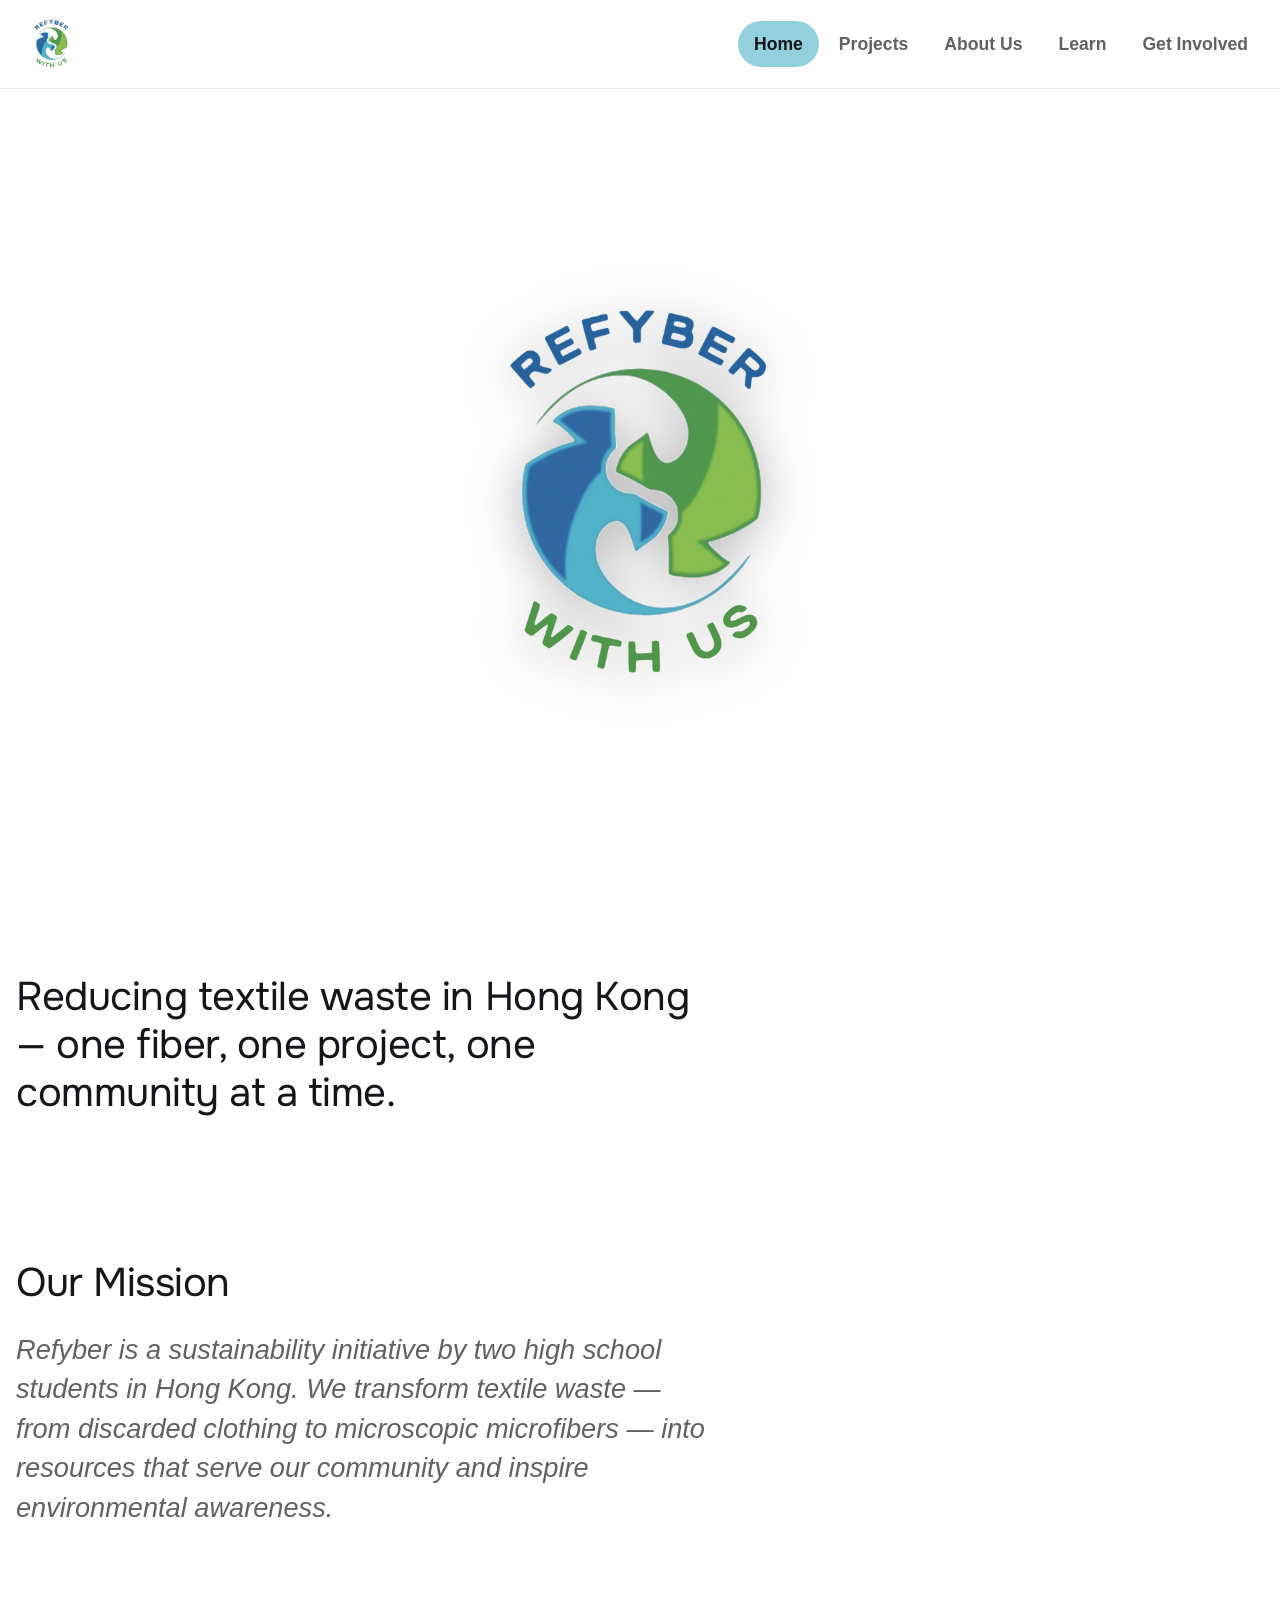
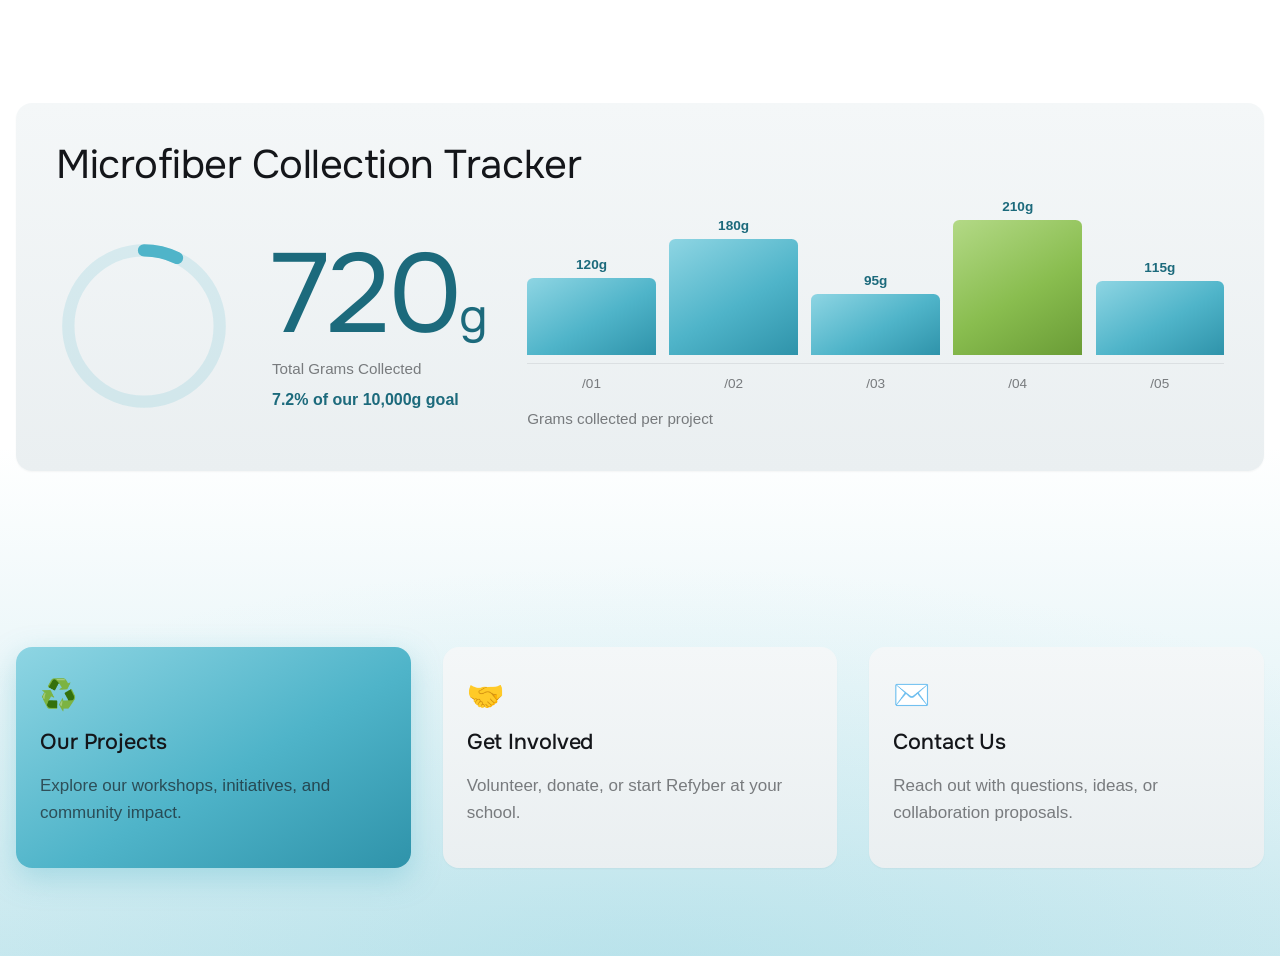
<file: index.html>
<!doctype html>
<html lang="en">
  <head>
    <meta charset="utf-8" />
    <meta name="viewport" content="width=device-width, initial-scale=1" />
    <title>Refyber — One Textile at a Time</title>
    <meta name="description" content="A sustainability initiative by students in Hong Kong focused on textile waste reduction." />
    <link rel="preconnect" href="https://fonts.googleapis.com" />
    <link rel="preconnect" href="https://fonts.gstatic.com" crossorigin />
    <link href="https://fonts.googleapis.com/css2?family=Onest:wght@400;500;600;700&display=swap" rel="stylesheet" />
    <link rel="stylesheet" href="./styles.css" />
  </head>
  <body class="page-home">
    <div class="site">
      <nav class="nav" aria-label="Main navigation">
        <div class="nav-inner">
          <a href="./index.html"><img class="logo" src="./refyber-logo.png" alt="Refyber" /></a>
          <div class="nav-links">
            <a class="nav-link active" href="./index.html">Home</a>
            <a class="nav-link" href="./projects.html">Projects</a>
            <a class="nav-link" href="./about.html">About Us</a>
            <a class="nav-link" href="./learn.html">Learn</a>
            <a class="nav-link" href="./get-involved.html">Get Involved</a>
          </div>
          <button class="menu-button" type="button" aria-label="Toggle menu" aria-expanded="false">
            <svg width="24" height="24" fill="none" stroke="currentColor" viewBox="0 0 24 24"><path stroke-linecap="round" stroke-linejoin="round" stroke-width="2" d="M4 6h16M4 12h16M4 18h16" /></svg>
          </button>
        </div>
        <div class="mobile-links">
          <a class="nav-link active" href="./index.html">Home</a>
          <a class="nav-link" href="./projects.html">Projects</a>
          <a class="nav-link" href="./about.html">About Us</a>
          <a class="nav-link" href="./learn.html">Learn</a>
          <a class="nav-link" href="./get-involved.html">Get Involved</a>
        </div>
      </nav>

      <main>
        <section class="hero-liquid" aria-label="Refyber With Us">
          <video class="hero-video" muted playsinline preload="auto">
            <source src="./hero-video.mp4" type="video/mp4" />
          </video>
          <img class="hero-logo" src="./refyber-logo.png" alt="Refyber With Us" />
        </section>
        <section class="home-copy">
          <div class="container text-left">
            <p>Reducing textile waste in Hong Kong — one fiber, one project, one community at a time.</p>
          </div>
        </section>
        <section class="section">
          <div class="container text-left">
            <h2>Our Mission</h2>
            <p class="lede">Refyber is a sustainability initiative by two high school students in Hong Kong. We transform textile waste — from discarded clothing to microscopic microfibers — into resources that serve our community and inspire environmental awareness.</p>
          </div>
        </section>
        <section class="section">
          <div class="container">
            <div class="tracker panel">
              <h2>Microfiber Collection Tracker</h2>
              <div class="tracker-viz">
                <svg class="tracker-ring" viewBox="0 0 200 200" role="img" aria-label="720 grams of 10,000 gram goal collected">
                  <circle class="ring-track" cx="100" cy="100" r="86" />
                  <circle class="ring-fill" cx="100" cy="100" r="86" />
                </svg>
                <div class="tracker-figure">
                  <strong>720<span class="unit">g</span></strong>
                  <span class="muted small">Total Grams Collected</span>
                  <span class="tracker-goal">7.2% of our 10,000g goal</span>
                </div>
                <div class="tracker-chart" role="img" aria-label="Grams collected per project: 120, 180, 95, 210, 115">
                  <div class="chart-bars">
                    <span class="bar" style="--v:57%"><em>120g</em></span>
                    <span class="bar" style="--v:86%"><em>180g</em></span>
                    <span class="bar" style="--v:45%"><em>95g</em></span>
                    <span class="bar bar-alt" style="--v:100%"><em>210g</em></span>
                    <span class="bar" style="--v:55%"><em>115g</em></span>
                  </div>
                  <div class="chart-axis"><span>/01</span><span>/02</span><span>/03</span><span>/04</span><span>/05</span></div>
                  <span class="chart-caption muted small">Grams collected per project</span>
                </div>
              </div>
            </div>
          </div>
        </section>
        <section class="section">
          <div class="container grid three">
            <a class="card card-link accent-fill" href="./projects.html"><span class="card-icon">♻️</span><h3>Our Projects</h3><p class="muted">Explore our workshops, initiatives, and community impact.</p></a>
            <a class="card card-link" href="./get-involved.html"><span class="card-icon">🤝</span><h3>Get Involved</h3><p class="muted">Volunteer, donate, or start Refyber at your school.</p></a>
            <a class="card card-link" href="./get-involved.html#contact"><span class="card-icon">✉️</span><h3>Contact Us</h3><p class="muted">Reach out with questions, ideas, or collaboration proposals.</p></a>
          </div>
        </section>
      </main>
    </div>
    <script src="./site.js"></script>
  </body>
</html>
</file>
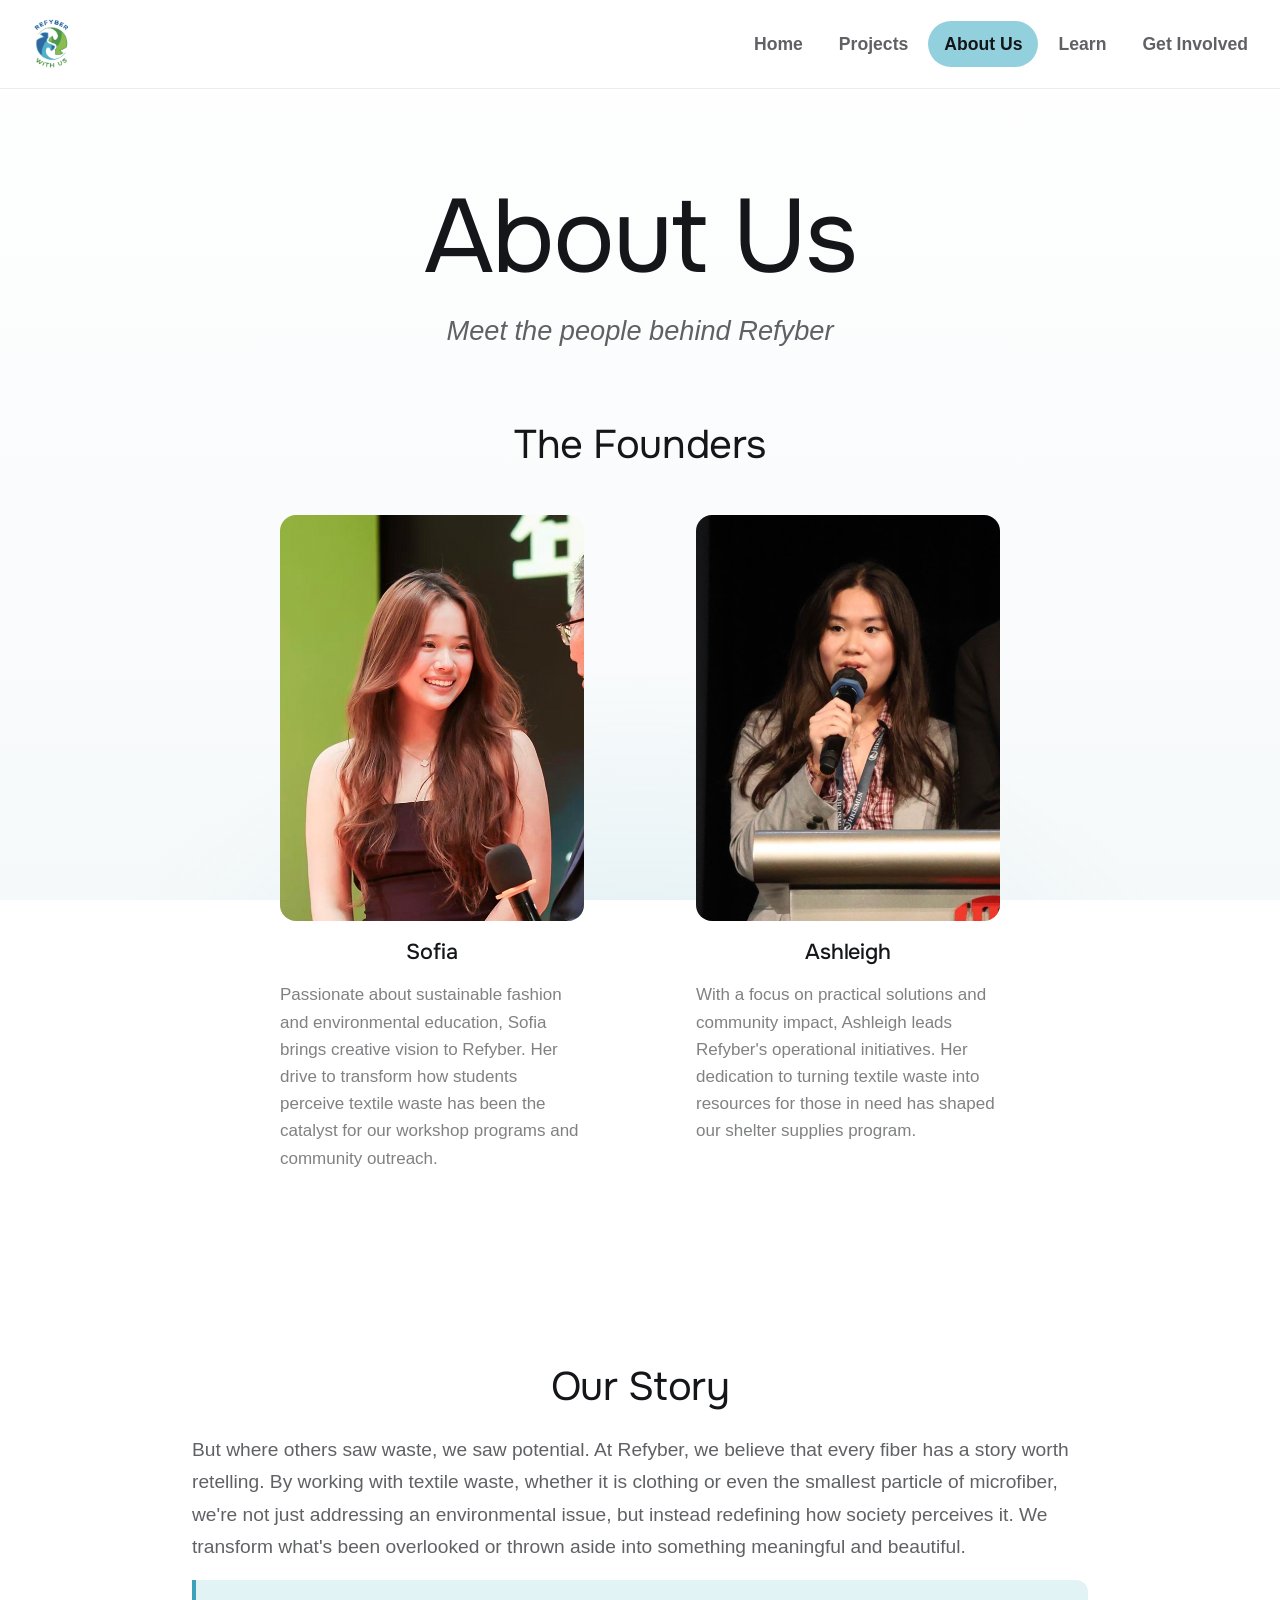
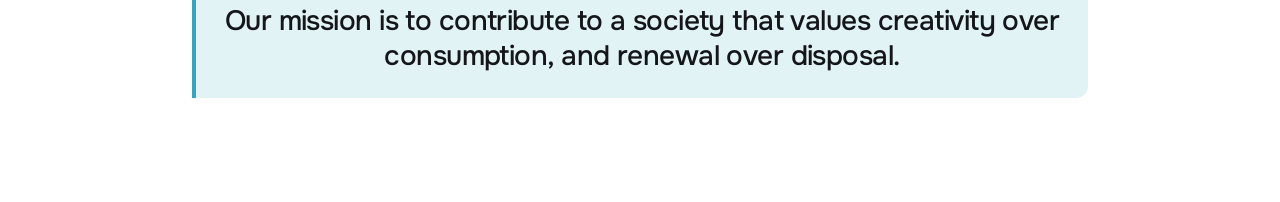
<file: about.html>
<!doctype html>
<html lang="en">
  <head>
    <meta charset="utf-8" />
    <meta name="viewport" content="width=device-width, initial-scale=1" />
    <title>About Us — Refyber</title>
    <link rel="preconnect" href="https://fonts.googleapis.com" />
    <link rel="preconnect" href="https://fonts.gstatic.com" crossorigin />
    <link href="https://fonts.googleapis.com/css2?family=Onest:wght@400;500;600;700&display=swap" rel="stylesheet" />
    <link rel="stylesheet" href="./styles.css" />
  </head>
  <body>
    <div class="site">
      <nav class="nav" aria-label="Main navigation"><div class="nav-inner"><a href="./index.html"><img class="logo" src="./refyber-logo.png" alt="Refyber" /></a><div class="nav-links"><a class="nav-link" href="./index.html">Home</a><a class="nav-link" href="./projects.html">Projects</a><a class="nav-link active" href="./about.html">About Us</a><a class="nav-link" href="./learn.html">Learn</a><a class="nav-link" href="./get-involved.html">Get Involved</a></div><button class="menu-button" type="button" aria-label="Toggle menu" aria-expanded="false"><svg width="24" height="24" fill="none" stroke="currentColor" viewBox="0 0 24 24"><path stroke-linecap="round" stroke-linejoin="round" stroke-width="2" d="M4 6h16M4 12h16M4 18h16" /></svg></button></div><div class="mobile-links"><a class="nav-link" href="./index.html">Home</a><a class="nav-link" href="./projects.html">Projects</a><a class="nav-link active" href="./about.html">About Us</a><a class="nav-link" href="./learn.html">Learn</a><a class="nav-link" href="./get-involved.html">Get Involved</a></div></nav>
      <main>
        <header class="page-hero"><div class="container"><h1>About Us</h1><p class="lede">Meet the people behind Refyber</p></div></header>
        <section class="section"><div class="container"><h2 class="center">The Founders</h2><div class="grid two founders"><article class="founder"><img class="founder-photo" src="./founder-sofia.png" alt="Sofia" width="600" height="800" /><h3>Sofia</h3><p class="muted">Passionate about sustainable fashion and environmental education, Sofia brings creative vision to Refyber. Her drive to transform how students perceive textile waste has been the catalyst for our workshop programs and community outreach.</p></article><article class="founder"><img class="founder-photo" src="./founder-ashleigh.png" alt="Ashleigh" width="600" height="800" /><h3>Ashleigh</h3><p class="muted">With a focus on practical solutions and community impact, Ashleigh leads Refyber's operational initiatives. Her dedication to turning textile waste into resources for those in need has shaped our shelter supplies program.</p></article></div></div></section>
        <section class="section narrow"><div class="container body-copy"><h2 class="center">Our Story</h2><p>But where others saw waste, we saw potential. At Refyber, we believe that every fiber has a story worth retelling. By working with textile waste, whether it is clothing or even the smallest particle of microfiber, we're not just addressing an environmental issue, but instead redefining how society perceives it. We transform what's been overlooked or thrown aside into something meaningful and beautiful.</p><p class="quote">Our mission is to contribute to a society that values creativity over consumption, and renewal over disposal.</p></div></section>
      </main>
    </div>
    <script src="./site.js"></script>
  </body>
</html>
</file>
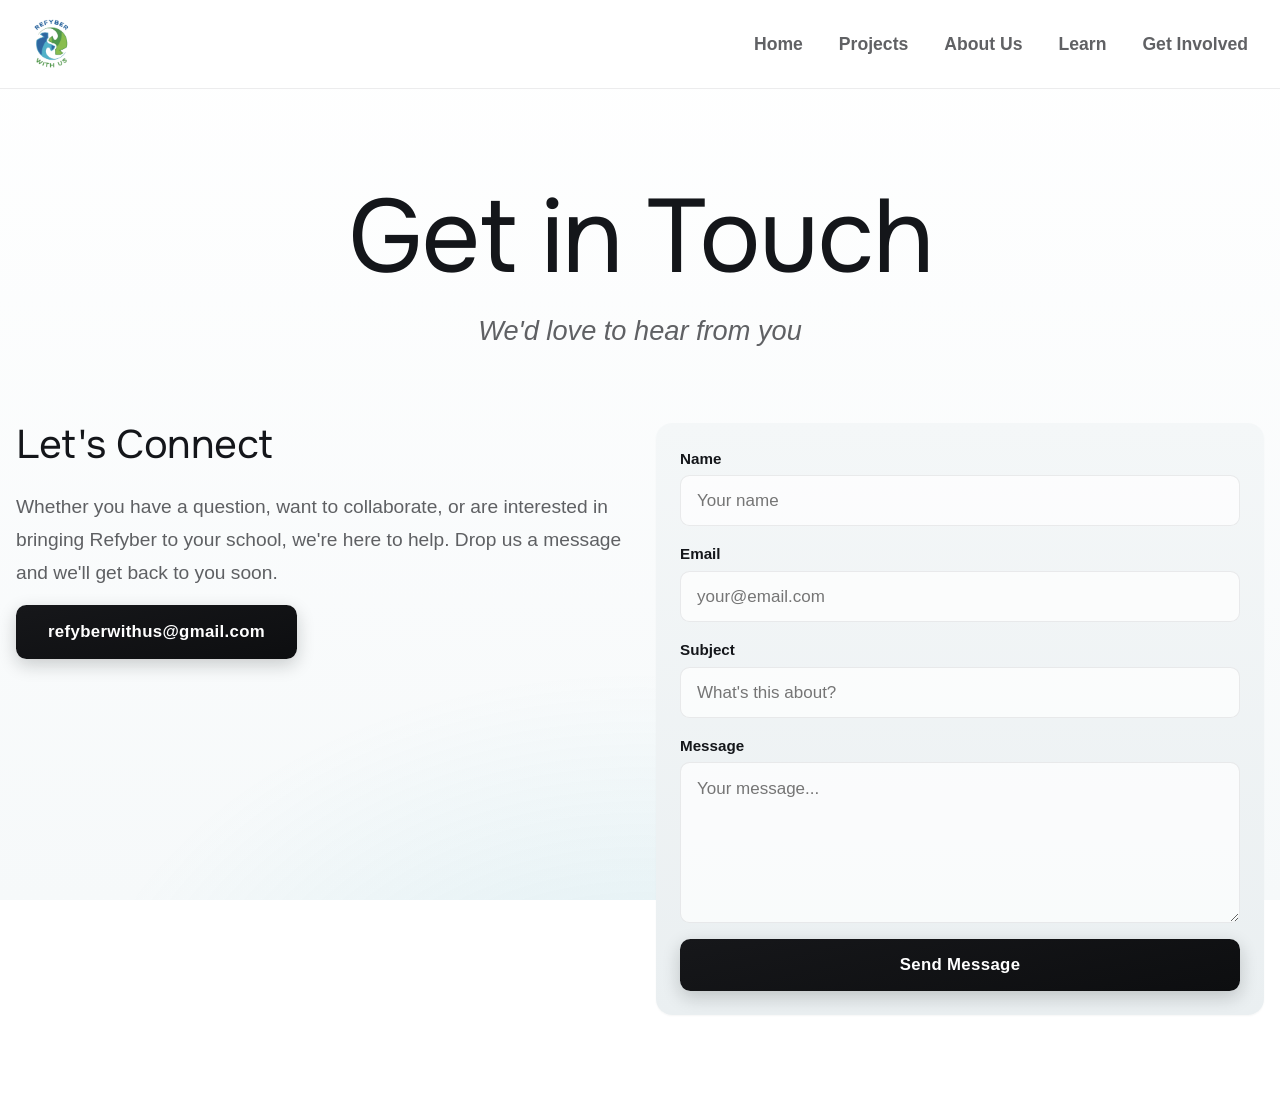
<file: contact.html>
<!doctype html>
<html lang="en">
  <head><meta charset="utf-8" /><meta name="viewport" content="width=device-width, initial-scale=1" /><title>Contact — Refyber</title><link rel="preconnect" href="https://fonts.googleapis.com" /><link rel="preconnect" href="https://fonts.gstatic.com" crossorigin /><link href="https://fonts.googleapis.com/css2?family=Onest:wght@400;500;600;700&display=swap" rel="stylesheet" /><link rel="stylesheet" href="./styles.css" /></head>
  <body><div class="site">
    <nav class="nav" aria-label="Main navigation"><div class="nav-inner"><a href="./index.html"><img class="logo" src="./refyber-logo.png" alt="Refyber" /></a><div class="nav-links"><a class="nav-link" href="./index.html">Home</a><a class="nav-link" href="./projects.html">Projects</a><a class="nav-link" href="./about.html">About Us</a><a class="nav-link" href="./learn.html">Learn</a><a class="nav-link" href="./get-involved.html">Get Involved</a></div><button class="menu-button" type="button" aria-label="Toggle menu" aria-expanded="false"><svg width="24" height="24" fill="none" stroke="currentColor" viewBox="0 0 24 24"><path stroke-linecap="round" stroke-linejoin="round" stroke-width="2" d="M4 6h16M4 12h16M4 18h16" /></svg></button></div><div class="mobile-links"><a class="nav-link" href="./index.html">Home</a><a class="nav-link" href="./projects.html">Projects</a><a class="nav-link" href="./about.html">About Us</a><a class="nav-link" href="./learn.html">Learn</a><a class="nav-link" href="./get-involved.html">Get Involved</a></div></nav>
    <main><header class="page-hero"><div class="container"><h1>Get in Touch</h1><p class="lede">We'd love to hear from you</p></div></header><section class="section"><div class="container grid two"><div class="body-copy"><h2>Let's Connect</h2><p>Whether you have a question, want to collaborate, or are interested in bringing Refyber to your school, we're here to help. Drop us a message and we'll get back to you soon.</p><p><a class="button" href="mailto:refyberwithus@gmail.com">refyberwithus@gmail.com</a></p></div><form class="panel form" data-static-form><div class="field"><label for="contact-name">Name</label><input id="contact-name" type="text" required placeholder="Your name" /></div><div class="field"><label for="contact-email">Email</label><input id="contact-email" type="email" required placeholder="your@email.com" /></div><div class="field"><label for="contact-subject">Subject</label><input id="contact-subject" type="text" required placeholder="What's this about?" /></div><div class="field"><label for="contact-message">Message</label><textarea id="contact-message" rows="5" required placeholder="Your message..."></textarea></div><button class="button" type="submit">Send Message</button><p class="form-note">This static copy does not submit messages. Use the email link to contact Refyber.</p></form></div></section></main>
  </div><script src="./site.js"></script></body>
</html>
</file>
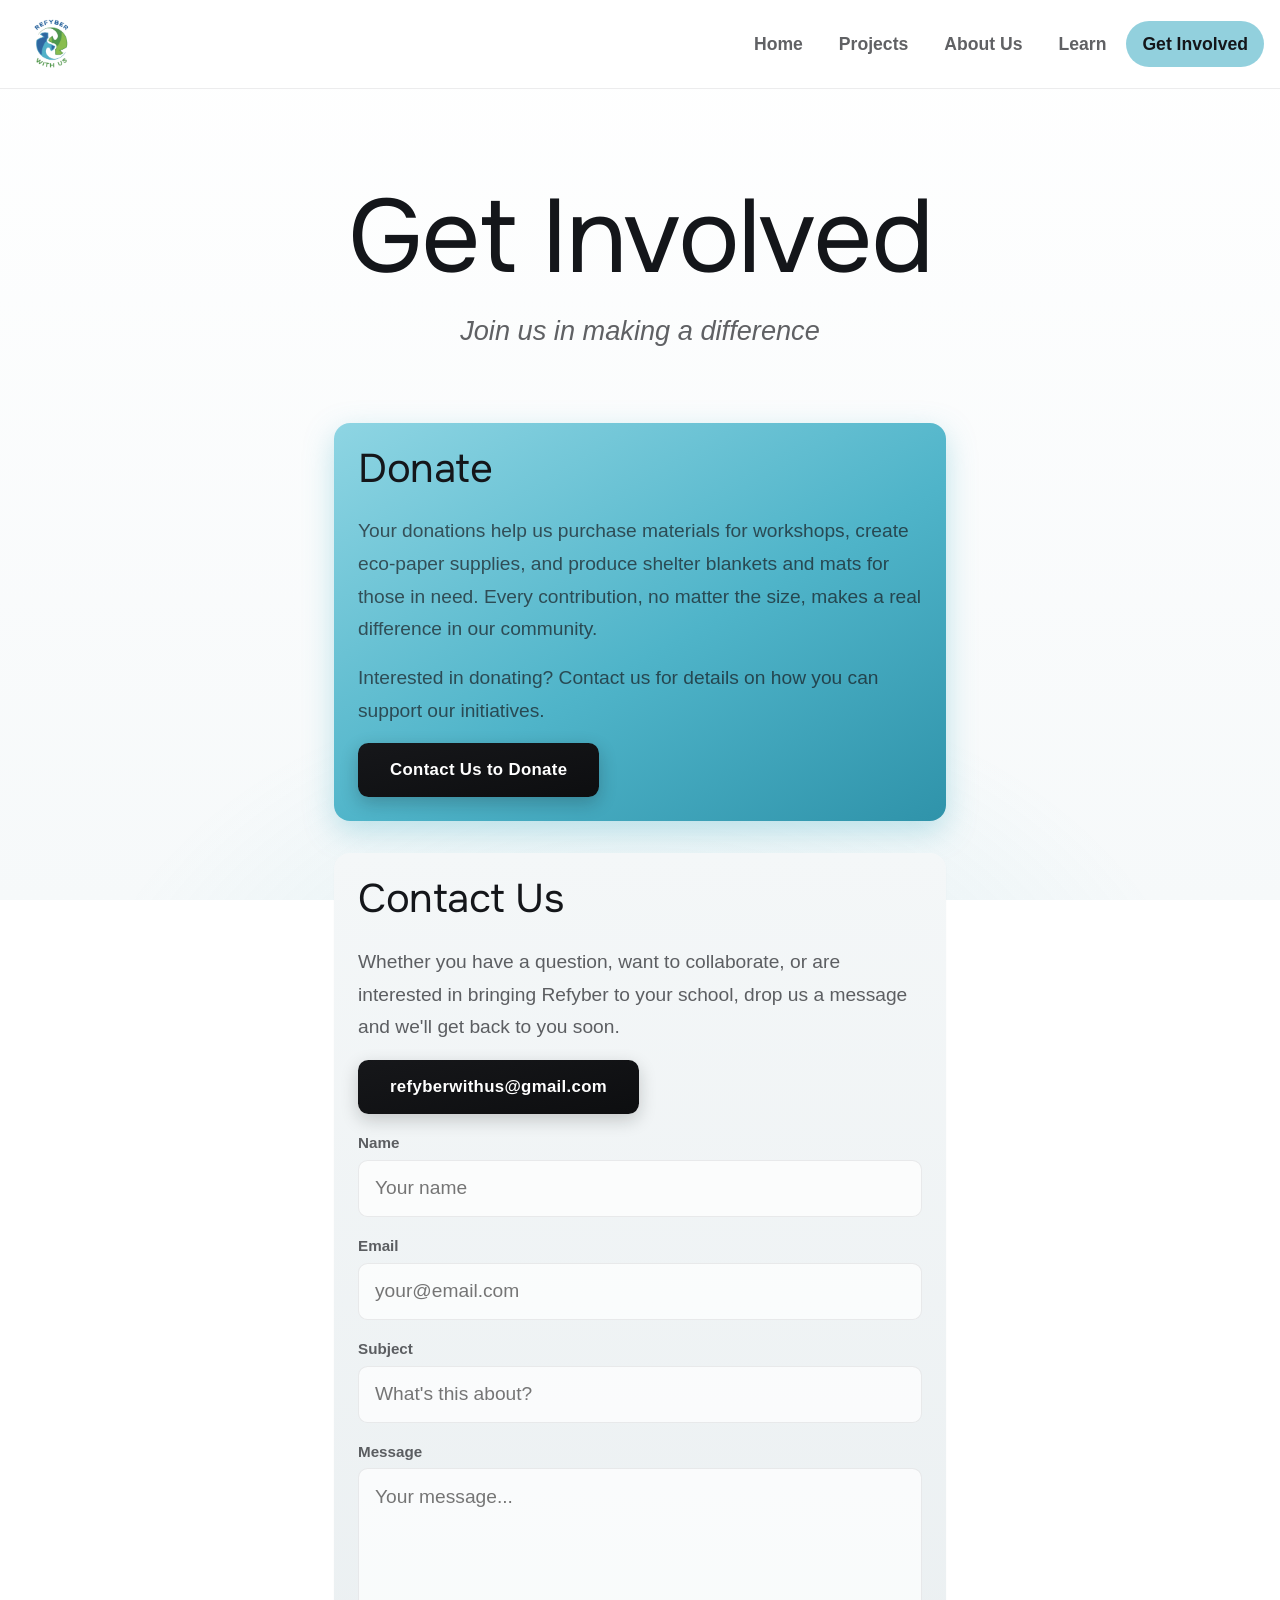
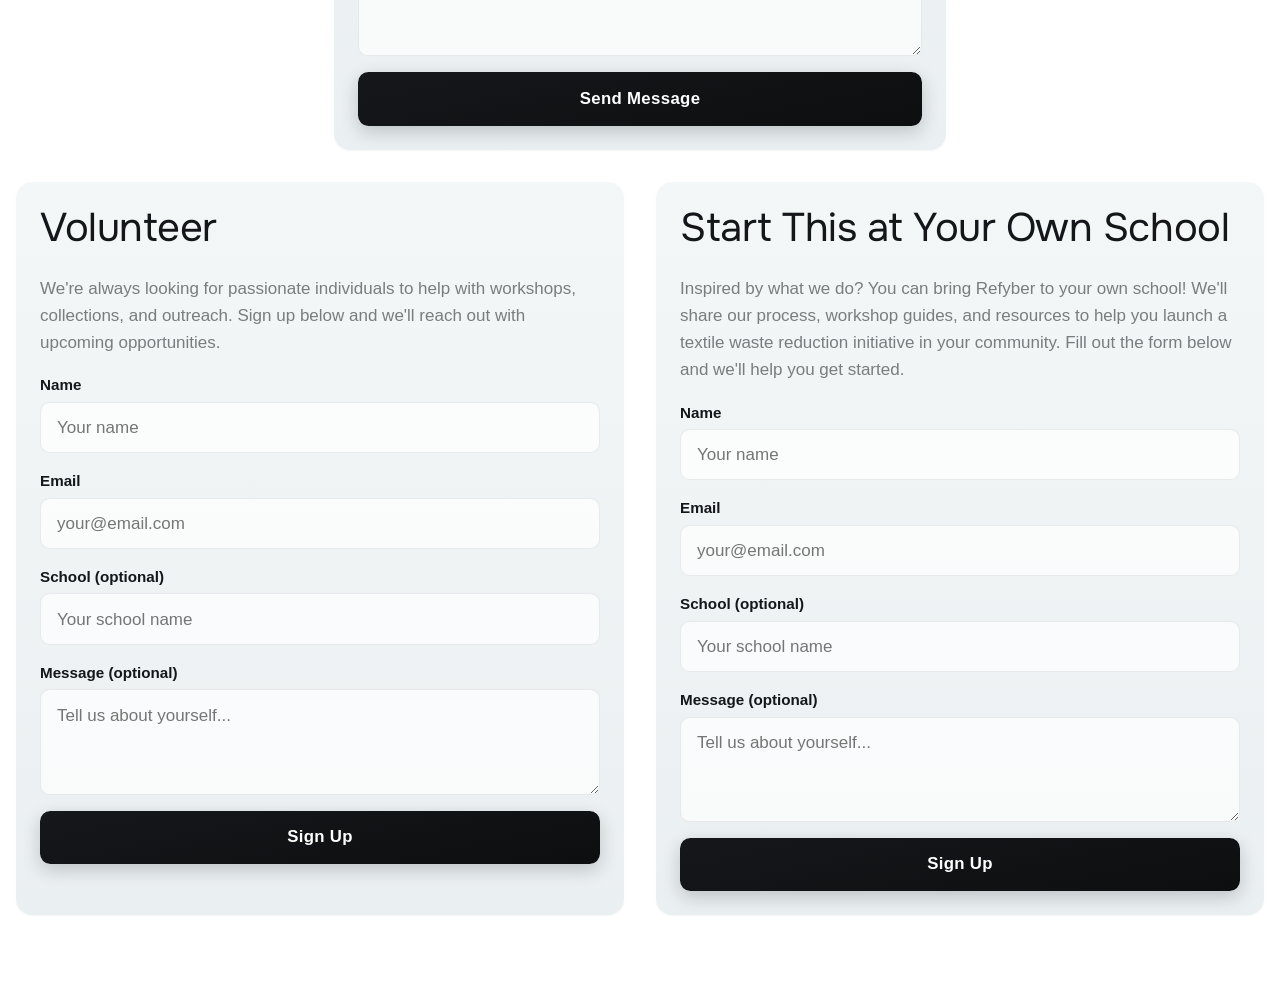
<file: get-involved.html>
<!doctype html>
<html lang="en">
  <head><meta charset="utf-8" /><meta name="viewport" content="width=device-width, initial-scale=1" /><title>Get Involved — Refyber</title><link rel="preconnect" href="https://fonts.googleapis.com" /><link rel="preconnect" href="https://fonts.gstatic.com" crossorigin /><link href="https://fonts.googleapis.com/css2?family=Onest:wght@400;500;600;700&display=swap" rel="stylesheet" /><link rel="stylesheet" href="./styles.css" /></head>
  <body><div class="site">
    <nav class="nav" aria-label="Main navigation"><div class="nav-inner"><a href="./index.html"><img class="logo" src="./refyber-logo.png" alt="Refyber" /></a><div class="nav-links"><a class="nav-link" href="./index.html">Home</a><a class="nav-link" href="./projects.html">Projects</a><a class="nav-link" href="./about.html">About Us</a><a class="nav-link" href="./learn.html">Learn</a><a class="nav-link active" href="./get-involved.html">Get Involved</a></div><button class="menu-button" type="button" aria-label="Toggle menu" aria-expanded="false"><svg width="24" height="24" fill="none" stroke="currentColor" viewBox="0 0 24 24"><path stroke-linecap="round" stroke-linejoin="round" stroke-width="2" d="M4 6h16M4 12h16M4 18h16" /></svg></button></div><div class="mobile-links"><a class="nav-link" href="./index.html">Home</a><a class="nav-link" href="./projects.html">Projects</a><a class="nav-link" href="./about.html">About Us</a><a class="nav-link" href="./learn.html">Learn</a><a class="nav-link active" href="./get-involved.html">Get Involved</a></div></nav>
    <main><header class="page-hero"><div class="container"><h1>Get Involved</h1><p class="lede">Join us in making a difference</p></div></header><section class="section"><div class="container grid two"><article class="panel body-copy accent-fill full"><h2>Donate</h2><p>Your donations help us purchase materials for workshops, create eco-paper supplies, and produce shelter blankets and mats for those in need. Every contribution, no matter the size, makes a real difference in our community.</p><p>Interested in donating? Contact us for details on how you can support our initiatives.</p><a class="button alt" href="#contact">Contact Us to Donate</a></article><article class="panel body-copy full" id="contact"><h2>Contact Us</h2><p>Whether you have a question, want to collaborate, or are interested in bringing Refyber to your school, drop us a message and we'll get back to you soon.</p><p><a class="button" href="mailto:refyberwithus@gmail.com">refyberwithus@gmail.com</a></p><form class="form" data-static-form><div class="field"><label for="contact-name">Name</label><input id="contact-name" type="text" required placeholder="Your name" /></div><div class="field"><label for="contact-email">Email</label><input id="contact-email" type="email" required placeholder="your@email.com" /></div><div class="field"><label for="contact-subject">Subject</label><input id="contact-subject" type="text" required placeholder="What's this about?" /></div><div class="field"><label for="contact-message">Message</label><textarea id="contact-message" rows="5" required placeholder="Your message..."></textarea></div><button class="button" type="submit">Send Message</button><p class="form-note">This static copy does not submit messages. Use the email link to contact Refyber.</p></form></article><article class="panel"><h2>Volunteer</h2><p class="muted">We're always looking for passionate individuals to help with workshops, collections, and outreach. Sign up below and we'll reach out with upcoming opportunities.</p><form class="form" data-static-form><div class="field"><label>Name</label><input type="text" required placeholder="Your name" /></div><div class="field"><label>Email</label><input type="email" required placeholder="your@email.com" /></div><div class="field"><label>School (optional)</label><input type="text" placeholder="Your school name" /></div><div class="field"><label>Message (optional)</label><textarea rows="3" placeholder="Tell us about yourself..."></textarea></div><button class="button" type="submit">Sign Up</button><p class="form-note">This static copy does not submit forms. Use Contact for real messages.</p></form></article><article class="panel"><h2>Start This at Your Own School</h2><p class="muted">Inspired by what we do? You can bring Refyber to your own school! We'll share our process, workshop guides, and resources to help you launch a textile waste reduction initiative in your community. Fill out the form below and we'll help you get started.</p><form class="form" data-static-form><div class="field"><label>Name</label><input type="text" required placeholder="Your name" /></div><div class="field"><label>Email</label><input type="email" required placeholder="your@email.com" /></div><div class="field"><label>School (optional)</label><input type="text" placeholder="Your school name" /></div><div class="field"><label>Message (optional)</label><textarea rows="3" placeholder="Tell us about yourself..."></textarea></div><button class="button" type="submit">Sign Up</button><p class="form-note">This static copy does not submit forms. Use Contact for real messages.</p></form></article></div></section></main>
  </div><script src="./site.js"></script></body>
</html>
</file>
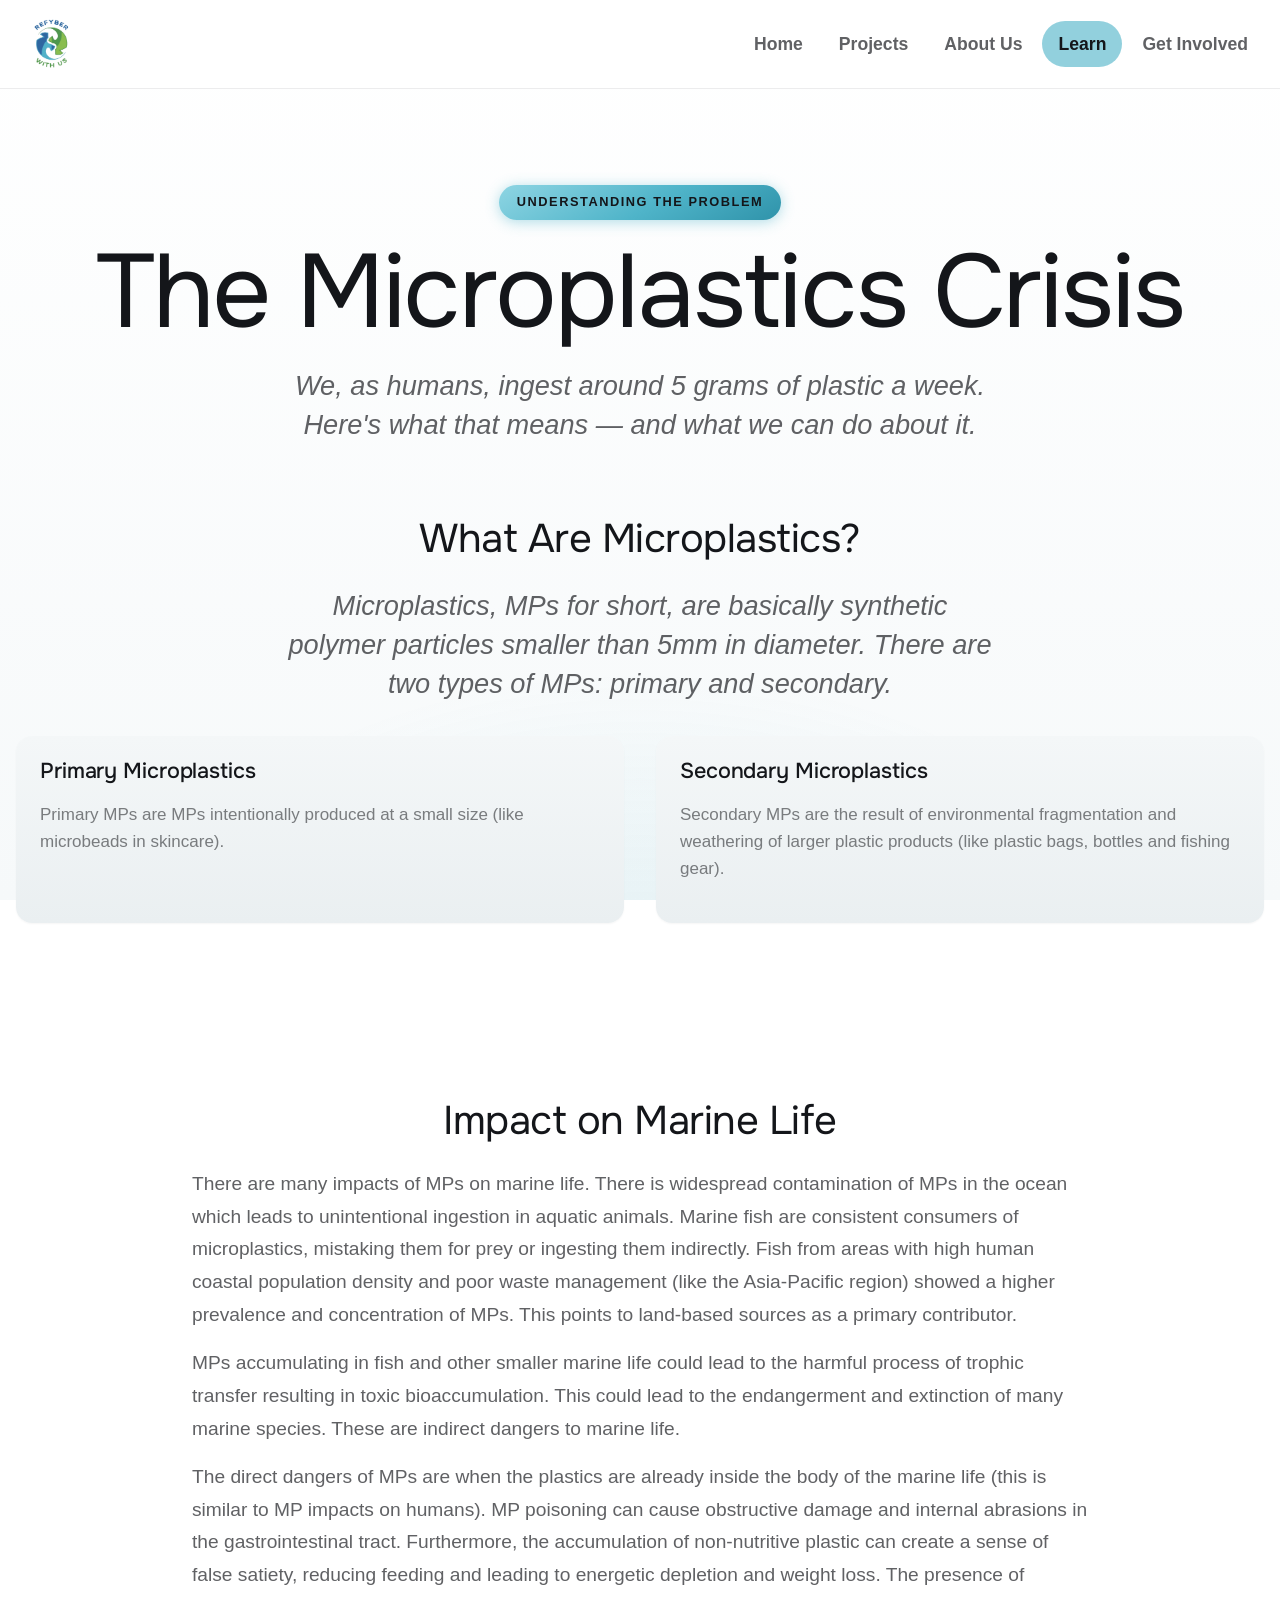
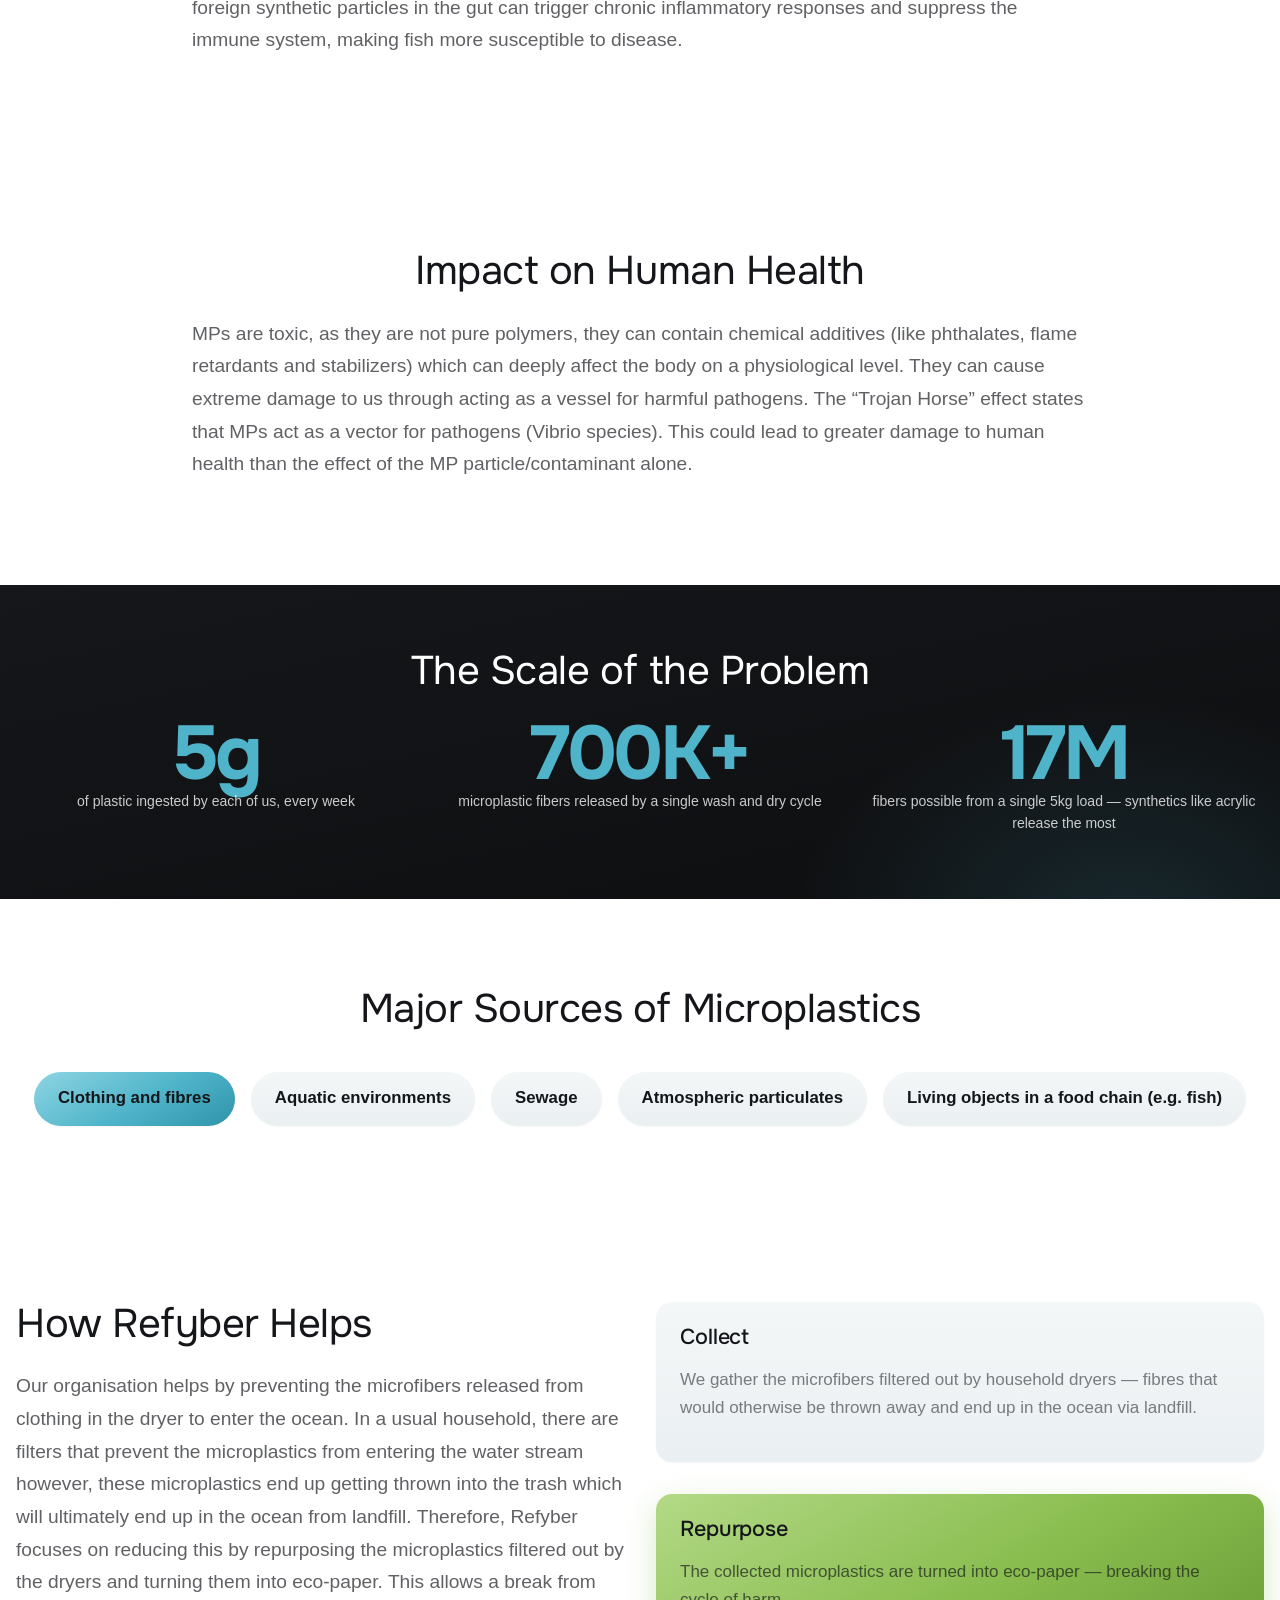
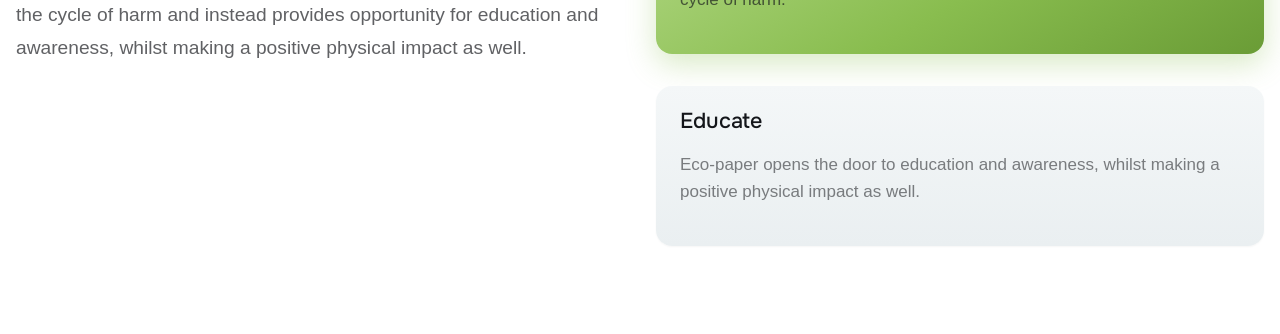
<file: learn.html>
<!doctype html>
<html lang="en">
  <head><meta charset="utf-8" /><meta name="viewport" content="width=device-width, initial-scale=1" /><title>Learn — Refyber</title><link rel="preconnect" href="https://fonts.googleapis.com" /><link rel="preconnect" href="https://fonts.gstatic.com" crossorigin /><link href="https://fonts.googleapis.com/css2?family=Onest:wght@400;500;600;700&display=swap" rel="stylesheet" /><link rel="stylesheet" href="./styles.css" /></head>
  <body><div class="site">
    <nav class="nav" aria-label="Main navigation"><div class="nav-inner"><a href="./index.html"><img class="logo" src="./refyber-logo.png" alt="Refyber" /></a><div class="nav-links"><a class="nav-link" href="./index.html">Home</a><a class="nav-link" href="./projects.html">Projects</a><a class="nav-link" href="./about.html">About Us</a><a class="nav-link active" href="./learn.html">Learn</a><a class="nav-link" href="./get-involved.html">Get Involved</a></div><button class="menu-button" type="button" aria-label="Toggle menu" aria-expanded="false"><svg width="24" height="24" fill="none" stroke="currentColor" viewBox="0 0 24 24"><path stroke-linecap="round" stroke-linejoin="round" stroke-width="2" d="M4 6h16M4 12h16M4 18h16" /></svg></button></div><div class="mobile-links"><a class="nav-link" href="./index.html">Home</a><a class="nav-link" href="./projects.html">Projects</a><a class="nav-link" href="./about.html">About Us</a><a class="nav-link active" href="./learn.html">Learn</a><a class="nav-link" href="./get-involved.html">Get Involved</a></div></nav>
    <main>
      <header class="page-hero"><div class="container"><p class="eyebrow">Understanding the Problem</p><h1>The Microplastics Crisis</h1><p class="lede">We, as humans, ingest around 5 grams of plastic a week. Here's what that means — and what we can do about it.</p></div></header>
      <section class="section"><div class="container"><h2 class="center">What Are Microplastics?</h2><p class="lede center">Microplastics, MPs for short, are basically synthetic polymer particles smaller than 5mm in diameter. There are two types of MPs: primary and secondary.</p><div class="grid two" style="margin-top:2rem"><article class="card"><h3>Primary Microplastics</h3><p class="muted">Primary MPs are MPs intentionally produced at a small size (like microbeads in skincare).</p></article><article class="card"><h3>Secondary Microplastics</h3><p class="muted">Secondary MPs are the result of environmental fragmentation and weathering of larger plastic products (like plastic bags, bottles and fishing gear).</p></article></div></div></section>
      <section class="section narrow"><div class="container body-copy"><h2 class="center">Impact on Marine Life</h2><p>There are many impacts of MPs on marine life. There is widespread contamination of MPs in the ocean which leads to unintentional ingestion in aquatic animals. Marine fish are consistent consumers of microplastics, mistaking them for prey or ingesting them indirectly. Fish from areas with high human coastal population density and poor waste management (like the Asia-Pacific region) showed a higher prevalence and concentration of MPs. This points to land-based sources as a primary contributor.</p><p>MPs accumulating in fish and other smaller marine life could lead to the harmful process of trophic transfer resulting in toxic bioaccumulation. This could lead to the endangerment and extinction of many marine species. These are indirect dangers to marine life.</p><p>The direct dangers of MPs are when the plastics are already inside the body of the marine life (this is similar to MP impacts on humans). MP poisoning can cause obstructive damage and internal abrasions in the gastrointestinal tract. Furthermore, the accumulation of non-nutritive plastic can create a sense of false satiety, reducing feeding and leading to energetic depletion and weight loss. The presence of foreign synthetic particles in the gut can trigger chronic inflammatory responses and suppress the immune system, making fish more susceptible to disease.</p></div></section>
      <section class="section narrow"><div class="container body-copy"><h2 class="center">Impact on Human Health</h2><p>MPs are toxic, as they are not pure polymers, they can contain chemical additives (like phthalates, flame retardants and stabilizers) which can deeply affect the body on a physiological level. They can cause extreme damage to us through acting as a vessel for harmful pathogens. The &ldquo;Trojan Horse&rdquo; effect states that MPs act as a vector for pathogens (Vibrio species). This could lead to greater damage to human health than the effect of the MP particle/contaminant alone.</p></div></section>
      <section class="dark-band"><div class="container"><h2 class="center">The Scale of the Problem</h2><div class="numbers"><div class="number"><strong>5g</strong><span>of plastic ingested by each of us, every week</span></div><div class="number"><strong>700K+</strong><span>microplastic fibers released by a single wash and dry cycle</span></div><div class="number"><strong>17M</strong><span>fibers possible from a single 5kg load — synthetics like acrylic release the most</span></div></div></div></section>
      <section class="section"><div class="container"><h2 class="center">Major Sources of Microplastics</h2><div class="chips"><span class="chip accent-fill">Clothing and fibres</span><span class="chip">Aquatic environments</span><span class="chip">Sewage</span><span class="chip">Atmospheric particulates</span><span class="chip">Living objects in a food chain (e.g. fish)</span></div></div></section>
      <section class="section"><div class="container grid two"><div><h2>How Refyber Helps</h2><p class="body-copy">Our organisation helps by preventing the microfibers released from clothing in the dryer to enter the ocean. In a usual household, there are filters that prevent the microplastics from entering the water stream however, these microplastics end up getting thrown into the trash which will ultimately end up in the ocean from landfill. Therefore, Refyber focuses on reducing this by repurposing the microplastics filtered out by the dryers and turning them into eco-paper. This allows a break from the cycle of harm and instead provides opportunity for education and awareness, whilst making a positive physical impact as well.</p></div><div class="grid"><article class="card"><h3>Collect</h3><p class="muted">We gather the microfibers filtered out by household dryers — fibres that would otherwise be thrown away and end up in the ocean via landfill.</p></article><article class="card accent-fill-alt"><h3>Repurpose</h3><p class="muted">The collected microplastics are turned into eco-paper — breaking the cycle of harm.</p></article><article class="card"><h3>Educate</h3><p class="muted">Eco-paper opens the door to education and awareness, whilst making a positive physical impact as well.</p></article></div></div></section>
    </main>
  </div><script src="./site.js"></script></body>
</html>
</file>
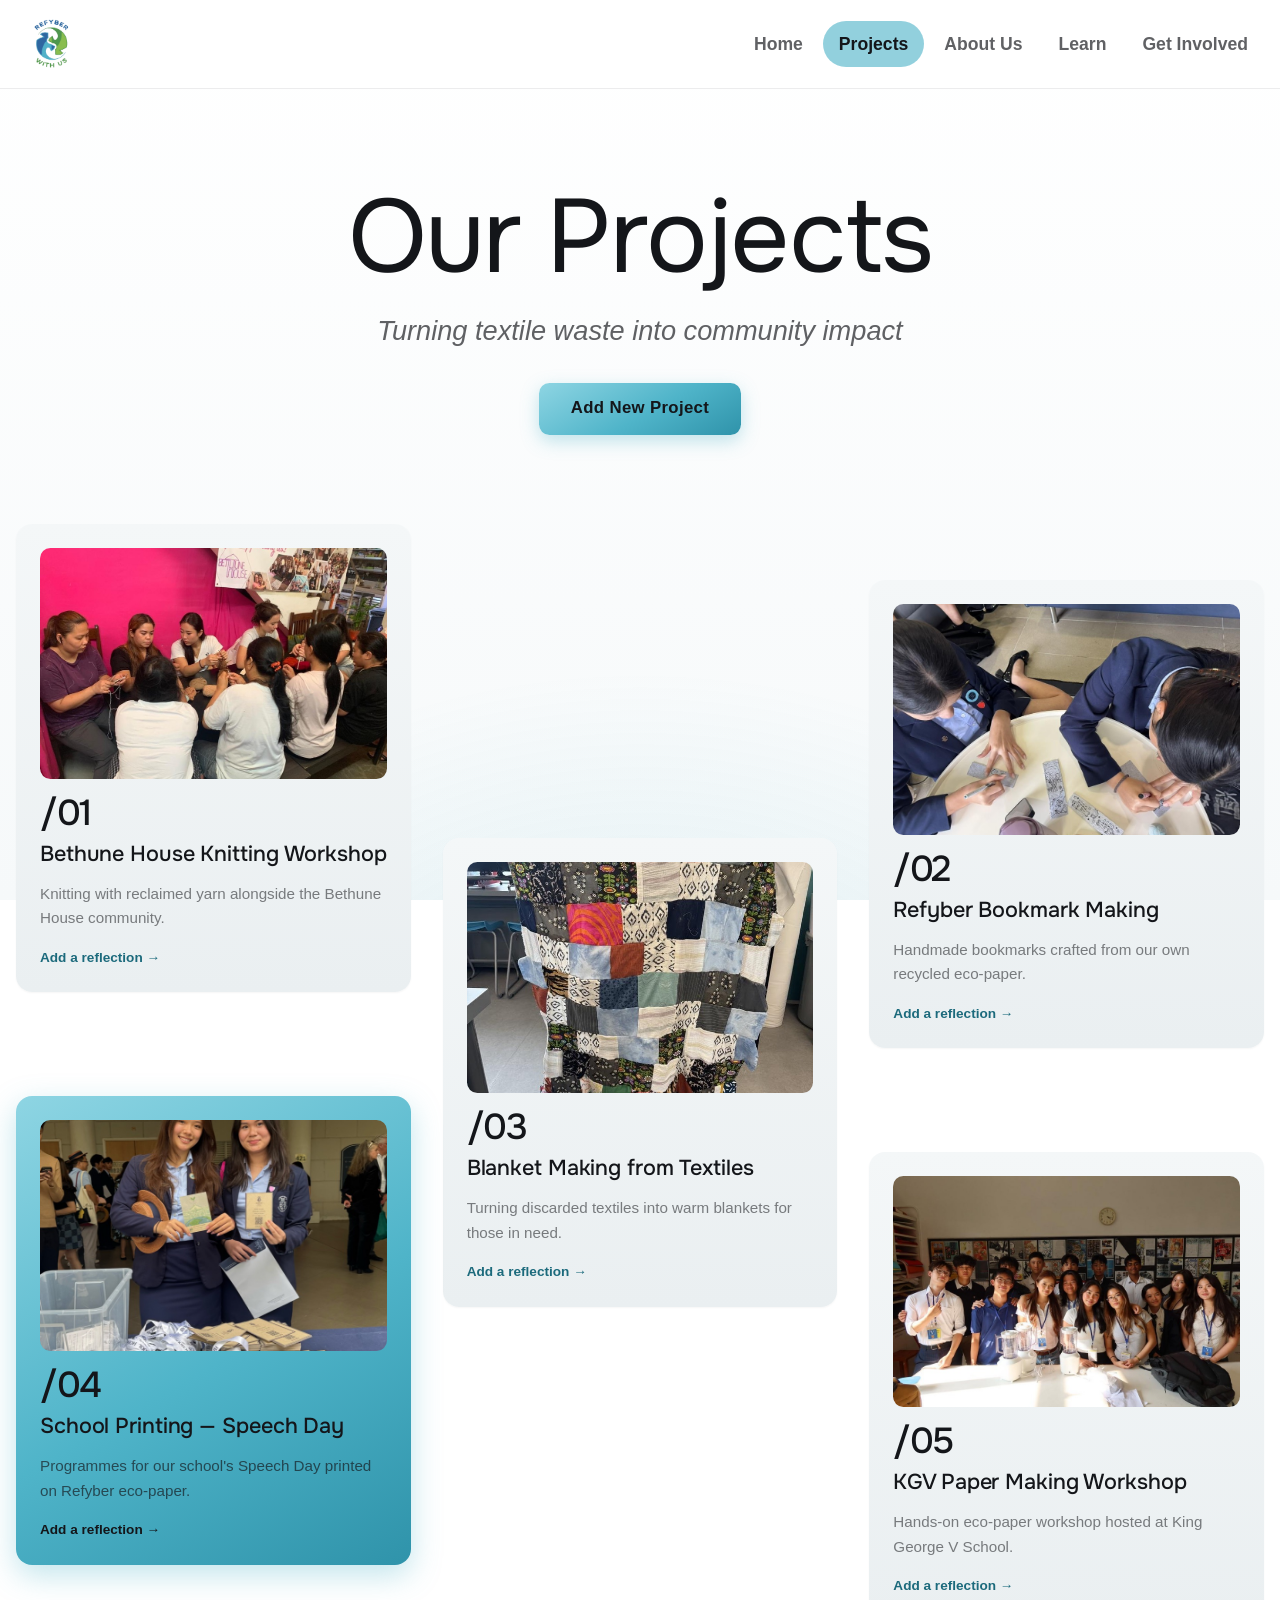
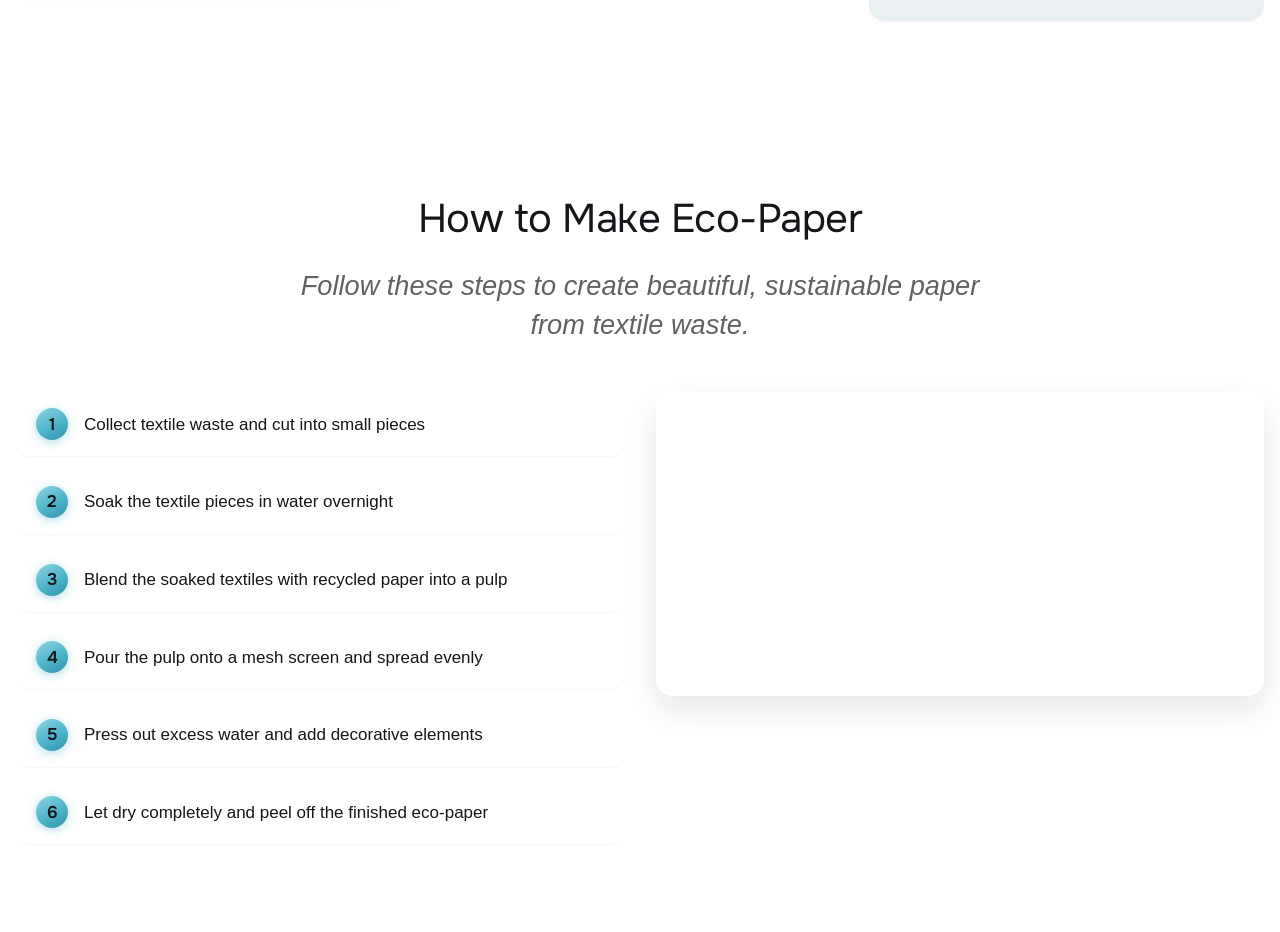
<file: projects.html>
<!doctype html>
<html lang="en">
  <head><meta charset="utf-8" /><meta name="viewport" content="width=device-width, initial-scale=1" /><title>Projects — Refyber</title><link rel="preconnect" href="https://fonts.googleapis.com" /><link rel="preconnect" href="https://fonts.gstatic.com" crossorigin /><link href="https://fonts.googleapis.com/css2?family=Onest:wght@400;500;600;700&display=swap" rel="stylesheet" /><link rel="stylesheet" href="./styles.css" /></head>
  <body><div class="site">
    <nav class="nav" aria-label="Main navigation"><div class="nav-inner"><a href="./index.html"><img class="logo" src="./refyber-logo.png" alt="Refyber" /></a><div class="nav-links"><a class="nav-link" href="./index.html">Home</a><a class="nav-link active" href="./projects.html">Projects</a><a class="nav-link" href="./about.html">About Us</a><a class="nav-link" href="./learn.html">Learn</a><a class="nav-link" href="./get-involved.html">Get Involved</a></div><button class="menu-button" type="button" aria-label="Toggle menu" aria-expanded="false"><svg width="24" height="24" fill="none" stroke="currentColor" viewBox="0 0 24 24"><path stroke-linecap="round" stroke-linejoin="round" stroke-width="2" d="M4 6h16M4 12h16M4 18h16" /></svg></button></div><div class="mobile-links"><a class="nav-link" href="./index.html">Home</a><a class="nav-link active" href="./projects.html">Projects</a><a class="nav-link" href="./about.html">About Us</a><a class="nav-link" href="./learn.html">Learn</a><a class="nav-link" href="./get-involved.html">Get Involved</a></div></nav>
    <main><header class="page-hero"><div class="container"><h1>Our Projects</h1><p class="lede">Turning textile waste into community impact</p><p style="margin-top:2rem"><button class="button alt" type="button" id="add-project-btn">Add New Project</button></p></div></header><section class="section"><div class="container scatter"><article class="card s1 project-card" data-project="p1" data-title="Bethune House Knitting Workshop" tabindex="0" role="button" aria-label="Open Bethune House Knitting Workshop — add a reflection"><img class="scatter-photo" src="./project-01.jpg" alt="Knitting workshop at Bethune House" loading="lazy" /><span class="scatter-num">/01</span><h3>Bethune House Knitting Workshop</h3><p class="muted small">Knitting with reclaimed yarn alongside the Bethune House community.</p><span class="card-cta">Add a reflection →</span></article><article class="card s2 project-card" data-project="p2" data-title="Refyber Bookmark Making" tabindex="0" role="button" aria-label="Open Refyber Bookmark Making — add a reflection"><img class="scatter-photo" src="./project-02.jpg" alt="Students drawing on handmade eco-paper bookmarks" loading="lazy" /><span class="scatter-num">/02</span><h3>Refyber Bookmark Making</h3><p class="muted small">Handmade bookmarks crafted from our own recycled eco-paper.</p><span class="card-cta">Add a reflection →</span></article><article class="card s3 project-card" data-project="p3" data-title="Blanket Making from Textiles" tabindex="0" role="button" aria-label="Open Blanket Making from Textiles — add a reflection"><img class="scatter-photo" src="./project-03.jpg" alt="Finished patchwork blanket made from reclaimed textiles" loading="lazy" /><span class="scatter-num">/03</span><h3>Blanket Making from Textiles</h3><p class="muted small">Turning discarded textiles into warm blankets for those in need.</p><span class="card-cta">Add a reflection →</span></article><article class="card accent-fill s4 project-card" data-project="p4" data-title="School Printing — Speech Day" tabindex="0" role="button" aria-label="Open School Printing — Speech Day — add a reflection"><img class="scatter-photo" src="./project-04.jpg" alt="Speech Day programmes printed on Refyber eco-paper" loading="lazy" /><span class="scatter-num">/04</span><h3>School Printing — Speech Day</h3><p class="muted small">Programmes for our school's Speech Day printed on Refyber eco-paper.</p><span class="card-cta">Add a reflection →</span></article><article class="card s5 project-card" data-project="p5" data-title="KGV Paper Making Workshop" tabindex="0" role="button" aria-label="Open KGV Paper Making Workshop — add a reflection"><img class="scatter-photo" src="./project-05.jpg" alt="KGV paper making workshop group photo" loading="lazy" /><span class="scatter-num">/05</span><h3>KGV Paper Making Workshop</h3><p class="muted small">Hands-on eco-paper workshop hosted at King George V School.</p><span class="card-cta">Add a reflection →</span></article></div></section><section class="section"><div class="container"><h2 class="center">How to Make Eco-Paper</h2><p class="lede center">Follow these steps to create beautiful, sustainable paper from textile waste.</p><div class="tutorial"><div class="steps"><div class="step"><p>Collect textile waste and cut into small pieces</p></div><div class="step"><p>Soak the textile pieces in water overnight</p></div><div class="step"><p>Blend the soaked textiles with recycled paper into a pulp</p></div><div class="step"><p>Pour the pulp onto a mesh screen and spread evenly</p></div><div class="step"><p>Press out excess water and add decorative elements</p></div><div class="step"><p>Let dry completely and peel off the finished eco-paper</p></div></div><video class="ecopaper-video" src="./ecopaper-video.mp4" data-hover-play muted playsinline loop preload="metadata" aria-label="Eco-paper making process video — hover to play"></video></div></div></section><div class="modal" id="new-project-modal" hidden>
      <div class="modal-backdrop" data-close></div>
      <div class="modal-panel" role="dialog" aria-modal="true" aria-labelledby="np-title">
        <button class="modal-close" type="button" data-close aria-label="Close">&times;</button>
        <h2 id="np-title">Add a New Project</h2>
        <p class="modal-note">Fill in the details below and the project appears as a new card underneath. Saved in your own browser only.</p>
        <form class="form" id="new-project-form">
          <div class="field"><label for="np-name">Title</label><input id="np-name" type="text" required placeholder="e.g. Community Paper Workshop" /></div>
          <div class="field"><label for="np-image">Image</label><input id="np-image" type="file" accept="image/*" /></div>
          <img class="rf-preview" id="np-preview" alt="" hidden />
          <div class="field"><label for="np-desc">Description</label><textarea id="np-desc" rows="4" required placeholder="What happened in this project?"></textarea></div>
          <button class="button alt" type="submit">Add Project</button>
          <p class="form-note" id="np-note"></p>
        </form>
      </div>
    </div>
    <div class="modal" id="project-modal" hidden>
      <div class="modal-backdrop" data-close></div>
      <div class="modal-panel" role="dialog" aria-modal="true" aria-labelledby="modal-title">
        <button class="modal-close" type="button" data-close aria-label="Close">&times;</button>
        <h2 id="modal-title">Project</h2>
        <p class="modal-note">Share what this project meant to you. Reflections and photos are saved in your own browser only.</p>
        <div class="reflections" id="reflections"></div>
        <form class="form reflection-form" id="reflection-form">
          <div class="field"><label for="rf-name">Your name</label><input id="rf-name" type="text" required placeholder="Your name" /></div>
          <div class="field"><label for="rf-text">Reflection / comment</label><textarea id="rf-text" rows="4" required placeholder="What did you take away from this project?"></textarea></div>
          <div class="field"><label for="rf-image">Add a photo (optional)</label><input id="rf-image" type="file" accept="image/*" /></div>
          <img class="rf-preview" id="rf-preview" alt="" hidden />
          <button class="button alt" type="submit">Post Reflection</button>
          <p class="form-note" id="rf-note"></p>
        </form>
      </div>
    </div>
    </main>
  </div><script src="./site.js"></script></body>
</html>
</file>
<file: styles.css>
:root {
  --font-body: Helvetica, Arial, sans-serif;
  --font-heading: "Onest", Helvetica, Arial, sans-serif;
  /* Neutral ink */
  --ink: #14161a;
  --ink-soft: rgba(20, 22, 26, 0.68);
  --ink-mute: rgba(20, 22, 26, 0.54);

  --surface: #ffffff;
  --page-1: #ffffff;
  --page-2: #f7f8f6;
  --line: rgba(20, 22, 26, 0.08);

  /* Teal accent (#4FB4C9) — used as a FILL with dark text */
  --accent: #4fb4c9;
  --accent-strong: #3aa3ba;
  --accent-soft: rgba(79, 180, 201, 0.16);
  --accent-ink: #1c6a7c; /* readable teal for text on light */
  --accent-rgb: 79, 180, 201;

  /* Secondary logo green (#89BD4F) — used sparingly, never as the main tone */
  --accent-2: #89bd4f;
  --accent-2-soft: rgba(137, 189, 79, 0.14);
  --accent-2-ink: #4c6f24;

  --graphite: #23262f;
  --graphite-2: #101216;

  /* Gradients — all extending from #4FB4C9 */
  --grad-page: linear-gradient(180deg, #ffffff 0%, #f6f9fa 100%);
  --grad-metal: linear-gradient(180deg, #f4f7f8 0%, #eaeff1 100%);
  --grad-accent: linear-gradient(150deg, #8ed5e3 0%, #4fb4c9 55%, #2f93aa 100%);
  --grad-accent-2: linear-gradient(150deg, #b3d986 0%, #89bd4f 55%, #6a9c36 100%);
  --grad-dark: linear-gradient(168deg, #16171a 0%, #0d0e10 100%);

  --shadow-sm: 0 1px 2px rgba(20, 22, 26, 0.04);
  --shadow-md: 0 14px 34px rgba(20, 22, 26, 0.1);
}

* {
  box-sizing: border-box;
}

html {
  scroll-behavior: smooth;
}

body {
  position: relative;
  margin: 0;
  min-height: 100vh;
  color: var(--ink);
  background: var(--grad-page);
  background-attachment: fixed;
  font-family: var(--font-body);
  font-size: 1.0625rem;
  font-weight: 500;
  line-height: 1.6;
  -webkit-font-smoothing: antialiased;
}

/* Soft lime glow — sits behind everything, never grabs focus */
body::before {
  content: "";
  position: fixed;
  inset: 0;
  z-index: -1;
  pointer-events: none;
  background:
    radial-gradient(56rem 40rem at 50% 120%, rgba(79, 180, 201, 0.14), transparent 64%);
}

/* One continuous lime wash behind the homepage. It spans the whole document
   (scrolls with the page): the hero stays white, the green fades in from the
   Our Mission area and deepens toward the bottom — a single unified field */
body.page-home {
  position: relative;
}

body.page-home::before {
  position: absolute;
  background:
    radial-gradient(110% 24% at 50% 102%, rgba(126, 205, 220, 0.3), transparent 72%),
    linear-gradient(180deg,
      rgba(79, 180, 201, 0) 0%,
      rgba(79, 180, 201, 0) 80%,
      rgba(79, 180, 201, 0.1) 88%,
      rgba(79, 180, 201, 0.19) 95%,
      rgba(79, 180, 201, 0.27) 100%);
}

a {
  color: inherit;
  text-decoration: none;
}

img,
svg {
  display: block;
  max-width: 100%;
}

button,
input,
textarea {
  font: inherit;
}

.site {
  min-height: 100vh;
  display: flex;
  flex-direction: column;
}

.nav {
  position: sticky;
  top: 0;
  z-index: 10;
  background: rgba(255, 255, 255, 0.72);
  border-bottom: 1px solid var(--line);
  backdrop-filter: saturate(140%) blur(12px);
}

.nav-inner,
.container,
.footer-inner {
  width: min(100% - 2rem, 80rem);
  margin: 0 auto;
}

.nav-inner {
  height: 5.5rem;
  display: flex;
  align-items: center;
  justify-content: space-between;
}

.logo {
  width: 310px;
  height: 84px;
  object-fit: contain;
  object-position: left center;
}

.nav-links {
  display: none;
  align-items: center;
  gap: 0.25rem;
}

.nav-link {
  display: block;
  padding: 0.55rem 1rem;
  border-radius: 999px;
  color: var(--ink-soft);
  font-size: 1.1rem;
  font-weight: 600;
  transition: color 160ms ease, background-color 160ms ease;
}

.nav-link:hover,
.nav-link.active {
  color: var(--ink);
  background: rgba(79, 180, 201, 0.62);
}

.menu-button {
  width: 2.5rem;
  height: 2.5rem;
  display: grid;
  place-items: center;
  border: 0;
  border-radius: 0.5rem;
  color: var(--ink-soft);
  background: transparent;
  cursor: pointer;
}

.mobile-links {
  display: none;
  padding: 0 1rem 1rem;
}

.mobile-links.open {
  display: grid;
  gap: 0.25rem;
}

main {
  flex: 1;
}

/* White hero: the logo sits centred and stays visible while the video plays */
.hero-liquid {
  position: relative;
  display: grid;
  place-items: center;
  min-height: calc(100vh - 5.5rem);
  padding: 4rem 1.5rem;
  background: var(--surface);
  overflow: hidden;
}

/* Drone video overlay — fades in on hover, covers the wordmark while playing */
.hero-video {
  position: absolute;
  inset: 0;
  width: 100%;
  height: 100%;
  object-fit: cover;
  opacity: 0;
  transition: opacity 2.5s ease;
  pointer-events: none;
  z-index: 2;
}

.hero-video.show {
  opacity: 1;
}

.hero-logo {
  position: relative;
  z-index: 3; /* above the video, so it stays visible during playback */
  width: min(72vw, 34rem);
  height: auto;
  object-fit: contain;
  filter: drop-shadow(0 6px 26px rgba(0, 0, 0, 0.28));
}

.home-copy {
  margin-top: 0;
  padding: 4.5rem 0 3.5rem;
  text-align: left;
}

/* Alignment utilities (keep constrained paragraphs flush to the chosen edge) */
.text-left {
  text-align: left;
}

.text-right {
  text-align: right;
}

.text-left > .lede,
.text-left > p {
  margin-left: 0 !important;
  margin-right: auto !important;
}

.text-right > .lede,
.text-right > p {
  margin-left: auto !important;
  margin-right: 0 !important;
}

.tracker.text-right {
  margin-left: auto;
  margin-right: 0;
}

.home-copy p,
.lede {
  width: min(100%, 44rem);
  margin: 0 auto;
  color: var(--ink-soft);
  font-family: var(--font-body);
  font-style: italic;
  font-size: clamp(1.35rem, 2.9vw, 1.7rem);
  line-height: 1.45;
  letter-spacing: 0;
}

.home-copy p {
  margin-bottom: 0;
  font-family: var(--font-heading);
  font-style: normal;
  color: var(--ink);
  font-size: clamp(1.75rem, 3.8vw, 2.5rem);
  font-weight: 400;
  letter-spacing: -0.012em;
  line-height: 1.2;
}

.page-hero {
  padding: 6rem 0 2rem;
  text-align: center;
}

/* Tighten the gap between a page hero and the first content section */
.page-hero + .section {
  padding-top: 2.5rem;
}

.eyebrow {
  display: inline-block;
  margin: 0 0 1.25rem;
  padding: 0.45rem 1.1rem;
  border-radius: 999px;
  color: var(--ink);
  background: var(--grad-accent);
  box-shadow: 0 2px 14px rgba(79, 180, 201, 0.45);
  font-size: 0.8rem;
  font-weight: 700;
  letter-spacing: 0.12em;
  text-transform: uppercase;
}

h1,
h2,
h3 {
  margin: 0;
  font-family: var(--font-heading);
  line-height: 1.1;
  letter-spacing: -0.015em;
}

h1 {
  margin-bottom: 1.25rem;
  color: var(--ink);
  font-size: clamp(3rem, 9.5vw, 6.5rem);
  font-weight: 400;
  letter-spacing: -0.02em;
  line-height: 1.02;
}

h2 {
  margin-bottom: 1.5rem;
  color: var(--ink);
  font-size: clamp(1.75rem, 3.8vw, 2.5rem);
  font-weight: 400;
  letter-spacing: -0.012em;
  line-height: 1.12;
}

h3 {
  margin-bottom: 0.75rem;
  font-size: 1.35rem;
  font-weight: 500;
  letter-spacing: -0.005em;
}

.section {
  padding: 5.5rem 0;
}

.section.narrow .container {
  width: min(100% - 2rem, 56rem);
}

.center {
  text-align: center;
}

.body-copy {
  color: var(--ink-soft);
  font-size: 1.2rem;
  line-height: 1.7;
}

.body-copy p {
  margin: 0 0 1rem;
}

.quote {
  margin: 2rem 0 0;
  padding: 1.5rem 1.75rem;
  border-left: 4px solid var(--accent-strong);
  border-radius: 0 0.75rem 0.75rem 0;
  color: var(--ink);
  background: var(--accent-soft);
  font-family: var(--font-heading);
  font-size: clamp(1.35rem, 2.6vw, 1.75rem);
  font-weight: 500;
  letter-spacing: -0.02em;
  line-height: 1.25;
  text-align: center;
}

.grid {
  display: grid;
  gap: 2rem;
}

/* Panel that takes its own row inside a multi-column grid, centered at one-column width */
.grid .full {
  grid-column: 1 / -1;
}

@media (min-width: 768px) {
  .grid .full {
    width: 100%;
    max-width: calc(50% - 0.75rem);
    margin-inline: auto;
  }
}

.grid.two,
.grid.three {
  grid-template-columns: 1fr;
}

.card,
.panel {
  padding: 1.5rem;
  border-radius: 1rem;
  background: var(--grad-metal);
  box-shadow: var(--shadow-sm);
}

.card-link {
  display: block;
  transition: transform 220ms ease, box-shadow 220ms ease, border-color 220ms ease;
}

.card-link:hover {
  transform: translateY(-0.3rem);
  box-shadow: var(--shadow-md);
}

/* Full lime highlight block (reference language) — one card per group */
.card.accent-fill,
.panel.accent-fill {
  background: var(--grad-accent);
  box-shadow: 0 10px 30px rgba(79, 180, 201, 0.35);
}

.accent-fill .muted {
  color: rgba(20, 22, 26, 0.66);
}

.card-link.accent-fill:hover {
  box-shadow: 0 16px 36px rgba(79, 180, 201, 0.48);
}

/* Secondary logo green — a small counterpoint to the teal, used on a few cards */
.card.accent-fill-alt,
.panel.accent-fill-alt,
.chip.accent-fill-alt {
  background: var(--grad-accent-2);
  box-shadow: 0 10px 30px rgba(137, 189, 79, 0.32);
}

.accent-fill-alt .muted {
  color: rgba(20, 22, 26, 0.66);
}

.accent-fill-alt .card-cta,
.accent-fill-alt .scatter-num {
  color: var(--ink);
}

.card-link.accent-fill-alt:hover {
  box-shadow: 0 16px 36px rgba(137, 189, 79, 0.45);
}

.accent-fill-alt .button.alt {
  color: var(--surface);
  background: var(--grad-dark);
  box-shadow: 0 6px 18px rgba(16, 18, 22, 0.24);
}

.accent-fill .button.alt {
  color: var(--surface);
  background: var(--grad-dark);
  box-shadow: 0 6px 18px rgba(16, 18, 22, 0.24);
}

.card-icon {
  display: block;
  margin-bottom: 0.75rem;
  font-size: 1.875rem;
}

/* Pill chips for simple lists (e.g. microplastic sources) */
.chips {
  display: flex;
  flex-wrap: wrap;
  gap: 1rem;
  justify-content: center;
  margin-top: 2.5rem;
}

.chip {
  padding: 0.85rem 1.5rem;
  border-radius: 999px;
  background: var(--grad-metal);
  box-shadow: var(--shadow-sm);
  font-size: 1.05rem;
  font-weight: 600;
}

.chip.accent-fill {
  background: var(--grad-accent);
}

/* Scattered project cards — small cards drifting across the canvas */
.scatter {
  display: grid;
  gap: 2rem;
}

.scatter .card {
  width: 100%;
}

.scatter-photo {
  display: block;
  width: 100%;
  aspect-ratio: 3 / 2;
  object-fit: cover;
  border-radius: 0.65rem;
  margin-bottom: 1rem;
}

/* Clickable project cards */
.project-card {
  cursor: pointer;
  transition: transform 220ms ease, box-shadow 220ms ease;
}

.project-card:hover,
.project-card:focus-visible {
  transform: translateY(-0.3rem);
  box-shadow: var(--shadow-md);
  outline: none;
}

.card-cta {
  display: block;
  margin-top: 1rem;
  color: var(--accent-ink);
  font-size: 0.85rem;
  font-weight: 600;
}

.accent-fill .card-cta {
  color: var(--ink);
}

.project-remove {
  display: inline-block;
  margin-top: 0.75rem;
  padding: 0;
  border: 0;
  background: transparent;
  color: var(--ink-mute);
  font-size: 0.85rem;
  cursor: pointer;
}

.project-remove:hover {
  color: var(--accent-ink);
  text-decoration: underline;
}

/* Reflection modal */
.modal {
  position: fixed;
  inset: 0;
  z-index: 50;
  display: grid;
  place-items: center;
  padding: 1.5rem;
}

.modal[hidden] {
  display: none;
}

.modal-backdrop {
  position: absolute;
  inset: 0;
  background: rgba(12, 20, 24, 0.55);
  backdrop-filter: blur(3px);
}

.modal-panel {
  position: relative;
  width: min(100%, 40rem);
  max-height: 86vh;
  overflow-y: auto;
  padding: 2.25rem;
  border-radius: 1.25rem;
  background: var(--surface);
  box-shadow: 0 30px 70px rgba(12, 20, 24, 0.3);
}

.modal-close {
  position: absolute;
  top: 1rem;
  right: 1.15rem;
  width: 2.25rem;
  height: 2.25rem;
  border: 0;
  border-radius: 999px;
  background: transparent;
  color: var(--ink-soft);
  font-size: 1.75rem;
  line-height: 1;
  cursor: pointer;
}

.modal-close:hover {
  background: var(--accent-soft);
  color: var(--ink);
}

.modal-note {
  margin: 0 0 1.5rem;
  color: var(--ink-mute);
  font-size: 0.9rem;
}

.reflections {
  display: grid;
  gap: 1rem;
  margin-bottom: 1.75rem;
}

.reflection {
  padding: 1.15rem 1.25rem;
  border-radius: 0.85rem;
  background: var(--grad-metal);
}

.reflection-head {
  display: flex;
  justify-content: space-between;
  gap: 1rem;
  margin-bottom: 0.4rem;
}

.reflection-name {
  font-weight: 600;
}

.reflection-date {
  color: var(--ink-mute);
  font-size: 0.8rem;
}

.reflection p {
  margin: 0;
  color: var(--ink-soft);
}

.reflection img,
.rf-preview {
  width: 100%;
  max-height: 16rem;
  object-fit: cover;
  border-radius: 0.65rem;
  margin-top: 0.85rem;
}

.reflections-empty {
  color: var(--ink-mute);
  font-style: italic;
}

.reflection-delete {
  align-self: start;
  border: 0;
  background: transparent;
  color: var(--ink-mute);
  font-size: 0.8rem;
  cursor: pointer;
}

.reflection-delete:hover {
  color: var(--accent-ink);
  text-decoration: underline;
}

/* Eco-paper tutorial: numbered steps on the left, video on the right */
.tutorial {
  display: grid;
  gap: 2rem;
  margin-top: 3rem;
}

@media (min-width: 900px) {
  .tutorial {
    grid-template-columns: minmax(0, 1fr) minmax(0, 1fr);
    align-items: start;
  }

  .tutorial .ecopaper-video {
    position: sticky;
    top: 7rem;
  }
}

.ecopaper-video {
  display: block;
  width: 100%;
  border-radius: 1rem;
  box-shadow: var(--shadow-md);
  cursor: pointer;
}

.scatter-num {
  display: block;
  margin-bottom: 0.75rem;
  font-family: var(--font-heading);
  font-size: 2.25rem;
  font-weight: 500;
  letter-spacing: -0.04em;
  line-height: 1;
}

/* Compact interlocking layout (like the reference): three columns, the middle
   card straddling both rows, slight vertical offsets — everything in one view */
@media (min-width: 900px) {
  .scatter {
    grid-template-columns: repeat(3, minmax(0, 1fr));
    gap: 2rem;
    align-items: start;
  }

  .scatter .s1 {
    grid-area: 1 / 1;
  }

  .scatter .s2 {
    grid-area: 1 / 3;
    margin-top: 3.5rem;
  }

  .scatter .s3 {
    grid-area: 1 / 2 / 3 / 3;
    align-self: center;
  }

  .scatter .s4 {
    grid-area: 2 / 1;
    margin-top: 1rem;
  }

  .scatter .s5 {
    grid-area: 2 / 3;
    margin-top: 4.5rem;
  }
}

/* Founder block: text shares the photo's exact width and left edge */
.founder {
  width: 100%;
  max-width: 19rem;
  margin-inline: auto;
  text-align: left;
}

.founders {
  justify-content: center;
  max-width: 44rem;
  margin-top: 3rem;
  margin-inline: auto;
}

@media (min-width: 768px) {
  .founders {
    grid-template-columns: repeat(2, 19rem);
    gap: 7rem;
    max-width: 45rem;
  }
}

.founder h3 {
  text-align: center;
}

.founder-photo {
  display: block;
  width: 100%;
  height: auto;
  aspect-ratio: 3 / 4;
  object-fit: cover;
  border-radius: 1rem;
  margin: 0 0 1.25rem;
}

.muted {
  color: var(--ink-mute);
}

.small {
  font-size: 0.95rem;
}

.tracker {
  width: 100%;
  padding: 2.5rem;
  margin: 0 auto;
}

/* Tracker: a single figure visualised as a progress ring */
.tracker-viz {
  display: flex;
  flex-wrap: wrap;
  align-items: center;
  gap: 2.5rem;
  margin-top: 2rem;
}

.tracker-ring {
  flex: none;
  width: 11rem;
  height: 11rem;
  transform: rotate(-90deg);
}

.ring-track,
.ring-fill {
  fill: none;
  stroke-width: 14;
  stroke-linecap: round;
}

.ring-track {
  stroke: rgba(79, 180, 201, 0.16);
}

.ring-fill {
  stroke: var(--accent);
  /* r=86 → circumference ≈ 540.4; 7.2% of goal filled */
  stroke-dasharray: 540.4;
  stroke-dashoffset: 501.5;
}

.tracker-figure {
  display: flex;
  flex-direction: column;
  gap: 0.35rem;
}

.tracker-figure strong {
  font-family: var(--font-heading);
  font-size: clamp(4rem, 11vw, 7rem);
  font-weight: 400;
  line-height: 1;
  letter-spacing: -0.02em;
  color: var(--accent-ink);
}

.tracker-figure .unit {
  font-size: 0.42em;
  letter-spacing: 0;
}

.tracker-goal {
  color: var(--accent-ink);
  font-size: 1rem;
  font-weight: 600;
}

/* Animated per-project bar chart, filling the empty right side of the tracker */
.tracker-chart {
  flex: 1 1 18rem;
  min-width: 15rem;
  display: flex;
  flex-direction: column;
  gap: 0.6rem;
}

.chart-bars {
  display: grid;
  grid-template-columns: repeat(5, minmax(0, 1fr));
  align-items: end;
  gap: 0.85rem;
  height: 9rem;
  padding-bottom: 0.5rem;
  border-bottom: 1px solid var(--line);
}

.chart-bars .bar {
  position: relative;
  display: block;
  height: var(--v);
  border-radius: 0.4rem 0.4rem 0 0;
  background: var(--grad-accent);
  transform-origin: bottom;
  animation: barGrow 900ms cubic-bezier(0.22, 1, 0.36, 1) backwards,
    barBreathe 4.5s ease-in-out infinite;
}

.chart-bars .bar:nth-child(1) { animation-delay: 0ms, 0ms; }
.chart-bars .bar:nth-child(2) { animation-delay: 110ms, 300ms; }
.chart-bars .bar:nth-child(3) { animation-delay: 220ms, 600ms; }
.chart-bars .bar:nth-child(4) { animation-delay: 330ms, 900ms; }
.chart-bars .bar:nth-child(5) { animation-delay: 440ms, 1200ms; }

/* Peak bar picks up the logo's green as a small highlight */
.chart-bars .bar-alt {
  background: var(--grad-accent-2);
}

.chart-bars .bar-alt em {
  color: var(--accent-2-ink);
}

.chart-bars .bar em {
  position: absolute;
  top: -1.5rem;
  left: 50%;
  transform: translateX(-50%);
  color: var(--accent-ink);
  font-size: 0.85rem;
  font-style: normal;
  font-weight: 700;
  white-space: nowrap;
}

@keyframes barGrow {
  from {
    transform: scaleY(0);
    opacity: 0;
  }
  to {
    transform: scaleY(1);
    opacity: 1;
  }
}

@keyframes barBreathe {
  0%,
  100% {
    transform: scaleY(1);
  }
  50% {
    transform: scaleY(0.94);
  }
}

.chart-axis {
  display: grid;
  grid-template-columns: repeat(5, minmax(0, 1fr));
  gap: 0.85rem;
  color: var(--ink-mute);
  font-size: 0.85rem;
  text-align: center;
}

.chart-caption {
  margin-top: 0.15rem;
}

@media (prefers-reduced-motion: reduce) {
  .chart-bars .bar {
    animation: none;
  }
}

.stats {
  display: grid;
  gap: 1.5rem;
  margin-bottom: 1.5rem;
}

.stat {
  display: flex;
  flex-direction: column;
  gap: 0.35rem;
  text-align: center;
}

.stat strong {
  display: block;
  font-family: var(--font-heading);
  font-size: clamp(2.5rem, 4.5vw, 3rem);
  letter-spacing: -0.04em;
  line-height: 1;
  color: var(--ink);
}

.stat:nth-child(2) strong {
  color: var(--accent-ink);
}

.progress-labels {
  display: flex;
  justify-content: space-between;
  margin-bottom: 0.35rem;
  color: var(--ink-mute);
  font-size: 0.75rem;
}

.progress {
  height: 0.75rem;
  overflow: hidden;
  border-radius: 999px;
  background: rgba(20, 22, 26, 0.08);
}

.progress-bar {
  width: 0;
  height: 100%;
  border-radius: 999px;
  background: var(--grad-accent);
}

.steps {
  display: grid;
  gap: 0.85rem;
  counter-reset: steps;
}

.step {
  display: grid;
  grid-template-columns: auto 1fr;
  gap: 1rem;
  align-items: center;
  padding: 1rem 1.25rem;
  border-radius: 0.85rem;
  background: var(--surface);
  box-shadow: var(--shadow-sm);
}

.step p {
  margin: 0;
}

.step::before {
  counter-increment: steps;
  content: counter(steps);
  width: 2rem;
  height: 2rem;
  display: grid;
  place-items: center;
  border-radius: 999px;
  color: var(--ink);
  background: var(--grad-accent);
  box-shadow: 0 2px 10px rgba(79, 180, 201, 0.45);
  font-family: var(--font-heading);
  font-weight: 600;
}

.dark-band {
  position: relative;
  padding: 4rem 0;
  color: var(--surface);
  background: var(--grad-dark);
  overflow: hidden;
}

.dark-band::before {
  content: "";
  position: absolute;
  inset: 0;
  pointer-events: none;
  background:
    radial-gradient(34rem 24rem at 88% 112%, rgba(79, 180, 201, 0.16), transparent 62%);
}

.dark-band > * {
  position: relative;
}

.dark-band h2,
.dark-band h3 {
  color: var(--surface);
}

.numbers {
  display: grid;
  gap: 1.5rem;
  text-align: center;
}

.number strong {
  display: block;
  font-family: var(--font-heading);
  font-size: clamp(3.25rem, 9vw, 4.75rem);
  line-height: 0.95;
  letter-spacing: -0.045em;
  color: var(--accent);
}

.number span {
  display: block;
  color: rgba(255, 255, 255, 0.78);
  font-size: 0.875rem;
  line-height: 1.6;
}

.button {
  display: inline-block;
  padding: 0.8rem 2rem;
  border: 0;
  border-radius: 0.65rem;
  color: var(--surface);
  background: var(--grad-dark);
  font-size: 1.05rem;
  font-weight: 600;
  letter-spacing: 0.02em;
  cursor: pointer;
  box-shadow: 0 6px 18px rgba(16, 18, 22, 0.2);
  transition: transform 160ms ease, box-shadow 160ms ease, filter 160ms ease;
}

.button.alt {
  color: var(--ink);
  background: var(--grad-accent);
  box-shadow: 0 6px 18px rgba(79, 180, 201, 0.35);
}

.button:hover {
  transform: translateY(-1px);
  filter: brightness(1.04);
  box-shadow: 0 10px 24px rgba(16, 18, 22, 0.26);
}

.form {
  display: grid;
  gap: 1rem;
}

.field {
  display: grid;
  gap: 0.25rem;
}

.field label {
  font-size: 0.95rem;
  font-weight: 700;
}

.field input,
.field textarea {
  width: 100%;
  padding: 0.7rem 1rem;
  border: 1px solid var(--line);
  border-radius: 0.6rem;
  color: var(--ink);
  background: rgba(255, 255, 255, 0.7);
  transition: border-color 160ms ease, box-shadow 160ms ease;
}

.field input:focus,
.field textarea:focus {
  outline: none;
  border-color: var(--accent-strong);
  box-shadow: 0 0 0 3px var(--accent-soft);
}

.field textarea {
  resize: vertical;
}

.form-note {
  display: none;
  margin: 0;
  color: var(--accent-ink);
  font-size: 0.875rem;
  font-weight: 600;
}

.form-note.show {
  display: block;
}

.footer {
  color: var(--ink);
  background: var(--surface);
  border-top: 1px solid var(--line);
}

.footer-inner {
  padding: 3rem 0;
}

.footer-grid {
  display: grid;
  gap: 2rem;
}

.footer h3 {
  margin-bottom: 0.75rem;
  font-size: 1.5rem;
  color: var(--ink);
}

.footer h4 {
  margin: 0 0 0.75rem;
  font-weight: 700;
  color: var(--ink);
}

.footer p,
.footer a,
.footer-bottom {
  color: var(--ink-mute);
  font-size: 0.875rem;
}

.footer p {
  margin: 0;
  line-height: 1.625;
}

.footer ul {
  display: grid;
  gap: 0.5rem;
  margin: 0;
  padding: 0;
  list-style: none;
}

.footer a:hover {
  color: var(--accent-ink);
}

.social {
  display: flex;
  gap: 1rem;
  margin-top: 1rem;
}

.footer-bottom {
  margin-top: 2rem;
  padding-top: 2rem;
  border-top: 1px solid var(--line);
  text-align: center;
}

@media (min-width: 640px) {
  .stats,
  .numbers {
    grid-template-columns: repeat(3, minmax(0, 1fr));
  }

  .tracker .stats {
    grid-template-columns: repeat(2, minmax(0, 1fr));
  }
}

@media (min-width: 768px) {
  .nav-links {
    display: flex;
  }

  .menu-button,
  .mobile-links {
    display: none !important;
  }

  .grid.two {
    grid-template-columns: repeat(2, minmax(0, 1fr));
  }

  .grid.three,
  .footer-grid {
    grid-template-columns: repeat(3, minmax(0, 1fr));
  }
}
</file>
